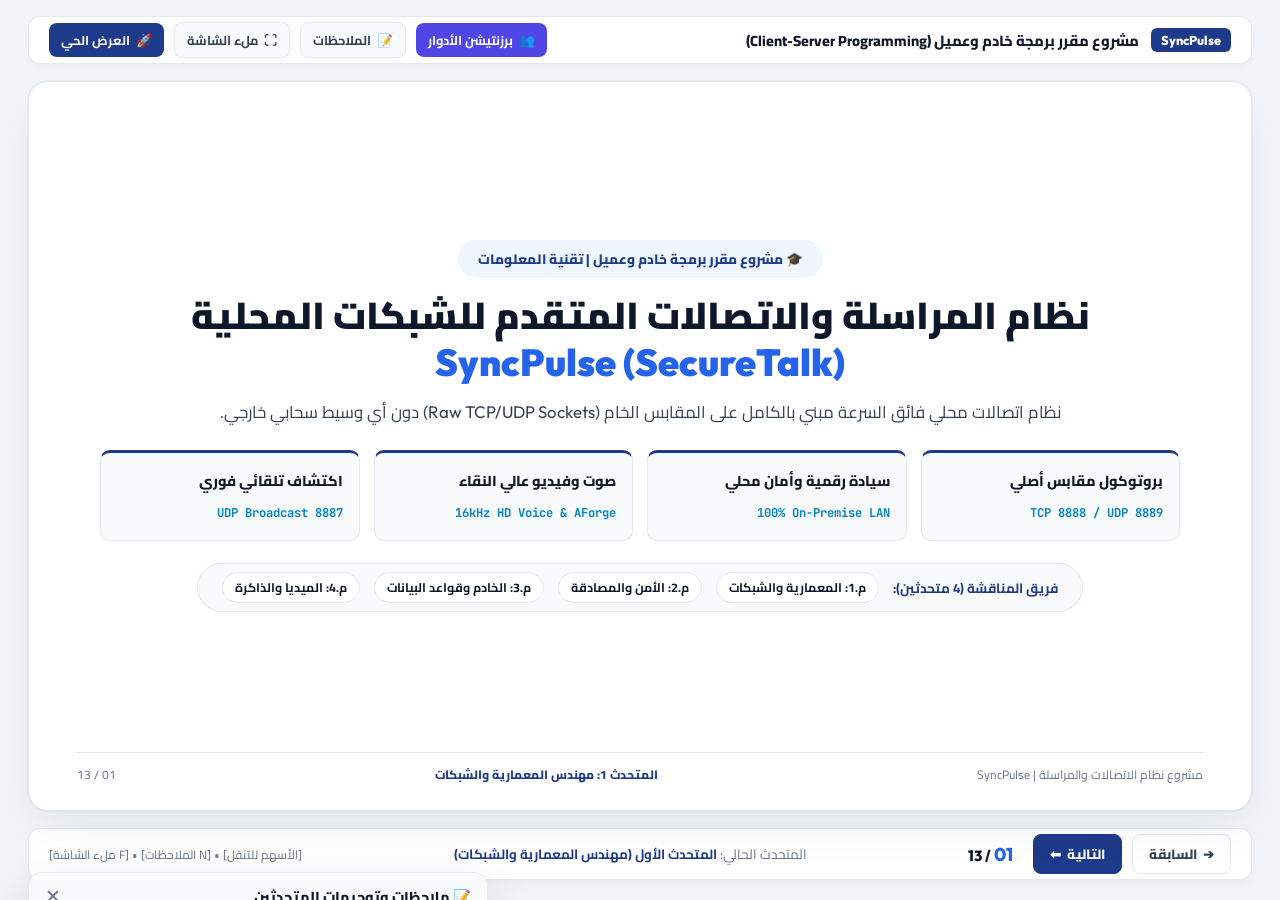
<file: SyncPulse.Presentation/index.html>
<!DOCTYPE html>
<html lang="ar" dir="rtl">
<head>
    <meta charset="UTF-8">
    <meta name="viewport" content="width=device-width, initial-scale=1.0">
    <title>SyncPulse Keynote Deck | العرض التقديمي لمشروع خادم وعميل</title>
    <!-- Google Fonts -->
    <link rel="preconnect" href="https://fonts.googleapis.com">
    <link rel="preconnect" href="https://fonts.gstatic.com" crossorigin>
    <link href="https://fonts.googleapis.com/css2?family=Cairo:wght@600;700;800;900&family=Outfit:wght@600;700;800;900&family=JetBrains+Mono:wght@600;700;800&display=swap" rel="stylesheet">
    <link rel="stylesheet" href="style.css">
</head>
<body>

    <div class="deck-app">

        <!-- Top Header Bar -->
        <header class="deck-header">
            <div class="deck-header-left">
                <span class="brand-badge">SyncPulse</span>
                <span class="header-project-title">مشروع مقرر برمجة خادم وعميل (Client-Server Programming)</span>
            </div>

            <div class="deck-header-right">
                <a href="../SyncPulse.RolesPresentation/index.html" class="hdr-btn live-link" style="background: #4F46E5; color: #FFFFFF;" title="عرض توزيع الأدوار الهندسية والمناقشة">
                    <span>👥</span> برزنتيشن الأدوار
                </a>
                <button class="hdr-btn" onclick="toggleNotes()" title="ملاحظات المتحدث (Press N)">
                    <span>📝</span> الملاحظات
                </button>
                <button class="hdr-btn" onclick="toggleFullscreen()" title="ملء الشاشة (Press F)">
                    <span>⛶</span> ملء الشاشة
                </button>
                <a href="../SyncPulse.Web/index.html" class="hdr-btn live-link" title="الانتقال لمركز العرض المباشر للأجهزة الثلاثة">
                    <span>🚀</span> العرض الحي
                </a>
            </div>
        </header>

        <!-- Main Slide Presentation Canvas (16:9 Centered) -->
        <main class="slide-stage-viewport">

            <!-- =========================================================================
                 SLIDE 1: Title & Hero
                 ========================================================================= -->
            <section class="keynote-slide active" id="slide-1" data-speaker="المتحدث الأول (مهندس المعمارية والشبكات)">
                <div class="hero-stage">
                    <span class="hero-pill-badge">🎓 مشروع مقرر برمجة خادم وعميل | تقنية المعلومات</span>

                    <h1>
                        نظام المراسلة والاتصالات المتقدم للشبكات المحلية<br>
                        <span>SyncPulse (SecureTalk)</span>
                    </h1>

                    <p class="hero-lead-text">
                        نظام اتصالات محلي فائق السرعة مبني بالكامل على المقابس الخام <span class="en-term">(Raw TCP/UDP Sockets)</span> دون أي وسيط سحابي خارجي.
                    </p>

                    <div class="hero-specs-row">
                        <div class="spec-box">
                            <strong>بروتوكول مقابس أصلي</strong>
                            <small class="en-term">TCP 8888 / UDP 8889</small>
                        </div>
                        <div class="spec-box">
                            <strong>سيادة رقمية وأمان محلي</strong>
                            <small class="en-term">100% On-Premise LAN</small>
                        </div>
                        <div class="spec-box">
                            <strong>صوت وفيديو عالي النقاء</strong>
                            <small class="en-term">16kHz HD Voice & AForge</small>
                        </div>
                        <div class="spec-box">
                            <strong>اكتشاف تلقائي فوري</strong>
                            <small class="en-term">UDP Broadcast 8887</small>
                        </div>
                    </div>

                    <div class="hero-speakers-pill-strip">
                        <strong>فريق المناقشة (4 متحدثين):</strong>
                        <span class="speaker-pill">م.1: المعمارية والشبكات</span>
                        <span class="speaker-pill">م.2: الأمن والمصادقة</span>
                        <span class="speaker-pill">م.3: الخادم وقواعد البيانات</span>
                        <span class="speaker-pill">م.4: الميديا والذاكرة</span>
                    </div>
                </div>

                <div class="slide-meta-footer">
                    <span>مشروع نظام الاتصالات والمراسلة | SyncPulse</span>
                    <span class="f-speaker">المتحدث 1: مهندس المعمارية والشبكات</span>
                    <span>01 / 13</span>
                </div>
            </section>

            <!-- =========================================================================
                 SLIDE 2: Problem vs Solution
                 ========================================================================= -->
            <section class="keynote-slide" id="slide-2" data-speaker="المتحدث الأول (مهندس المعمارية والشبكات)">
                <div class="slide-ribbon">
                    <div>
                        <span class="slide-tag-pill">01 | الدوافع والأهداف الهندسية</span>
                        <h2>لماذا قمنا ببناء نظام SyncPulse؟</h2>
                        <p>معالجة تحديات الاعتماد على السحابة الخارجية في الشبكات والبيئات المعزولة</p>
                    </div>
                    <span class="badge-en" style="font-weight:800; color:var(--primary);">OBJECTIVE</span>
                </div>

                <div class="slide-main-content grid-2">
                    <div class="slide-card problem">
                        <h3>⚠️ تحديات التطبيقات السحابية</h3>
                        <ul class="concise-list">
                            <li><strong>توقف الاتصال:</strong> انقطاع الخدمة فورياً عند انقطاع كابل الإنترنت.</li>
                            <li><strong>انعدام الخصوصية:</strong> تسريب البيانات والملفات الحساسة لخوادم خارجية.</li>
                            <li><strong>هدر النطاق الترددي:</strong> بطء رفع وتنزيل الوسائط عبر خوادم بعيدة.</li>
                        </ul>
                    </div>

                    <div class="slide-card solution">
                        <h3>✅ الحل في نظام SyncPulse</h3>
                        <ul class="concise-list">
                            <li><strong>استقلالية محلية تامة (<span class="en-term">100% LAN</span>):</strong> عمل متواصل بدون إنترنت.</li>
                            <li><strong>سيادة وأمان بيانات:</strong> تشفير كلمات المرور بـ <span class="en-term">PBKDF2</span> وتوكنات <span class="en-term">JWT</span>.</li>
                            <li><strong>سرعة واستجابة لحظية:</strong> نقل وسائط فائق بأقل من 10ms.</li>
                        </ul>
                    </div>
                </div>

                <div class="slide-meta-footer">
                    <span>مشروع نظام الاتصالات والمراسلة | SyncPulse</span>
                    <span class="f-speaker">المتحدث 1: مهندس المعمارية والشبكات</span>
                    <span>02 / 13</span>
                </div>
            </section>

            <!-- =========================================================================
                 SLIDE 3: System Architecture (3-Tier)
                 ========================================================================= -->
            <section class="keynote-slide" id="slide-3" data-speaker="المتحدث الأول (مهندس المعمارية والشبكات)">
                <div class="slide-ribbon">
                    <div>
                        <span class="slide-tag-pill">02 | معمارية النظام</span>
                        <h2>تقسيم النظام وفق معايير Clean Architecture</h2>
                        <p>فصل فيزيائي تام للمسؤوليات لمنع التكرار وتسهيل الصيانة والتوسع</p>
                    </div>
                    <span class="badge-en" style="font-weight:800; color:var(--primary);">3-TIER ARCHITECTURE</span>
                </div>

                <div class="slide-main-content grid-3">
                    <div class="slide-card">
                        <h3>📦 النواة المشتركة (<span class="en-term">Core</span>)</h3>
                        <ul class="concise-list">
                            <li><strong>ترويسة التأطير:</strong> <span class="en-term">12-Byte FrameHeader</span>.</li>
                            <li><strong>محرك التشفير:</strong> <span class="en-term">PBKDF2</span> وتوكنات <span class="en-term">JWT</span>.</li>
                            <li><strong>عقد البيانات:</strong> نماذج <span class="en-term">DTOs</span> وأنواع الحزم.</li>
                            <li><strong>اكتشاف الشبكة:</strong> خدمة <span class="en-term">UDP Auto-Discovery</span>.</li>
                        </ul>
                    </div>

                    <div class="slide-card blue">
                        <h3>🖥️ الخادم المركزي (<span class="en-term">Server</span>)</h3>
                        <ul class="concise-list">
                            <li><strong>خادم TCP:</strong> استماع غير حاجب على المنفذ <span class="en-term">8888</span>.</li>
                            <li><strong>مكرر الوسائط:</strong> تدفقات <span class="en-term">UDP Relay</span> على المنفذ <span class="en-term">8889</span>.</li>
                            <li><strong>قاعدة البيانات:</strong> <span class="en-term">SQLite 3NF</span> بوضع <span class="en-term">WAL Mode</span>.</li>
                            <li><strong>المزامنة:</strong> طابور الرسائل المعلقة <span class="en-term">Offline Queue</span>.</li>
                        </ul>
                    </div>

                    <div class="slide-card cyan">
                        <h3>💻 تطبيق العميل (<span class="en-term">Client</span>)</h3>
                        <ul class="concise-list">
                            <li><strong>المقابس غير الحاجبة:</strong> خدمة <span class="en-term">ClientNetworkService</span>.</li>
                            <li><strong>محرك الصوت:</strong> معيار <span class="en-term">16kHz HD Voice</span> بالمخازن الدائرية.</li>
                            <li><strong>محرك الفيديو:</strong> مكتبة <span class="en-term">AForge DirectShow & PiP</span>.</li>
                            <li><strong>عرض الميديا:</strong> عرض الصور والوسائط بنمط تليجرام.</li>
                        </ul>
                    </div>
                </div>

                <div class="slide-meta-footer">
                    <span>مشروع نظام الاتصالات والمراسلة | SyncPulse</span>
                    <span class="f-speaker">المتحدث 1: مهندس المعمارية والشبكات</span>
                    <span>03 / 13</span>
                </div>
            </section>

            <!-- =========================================================================
                 SLIDE 4: TCP Framing & 12-Byte Header
                 ========================================================================= -->
            <section class="keynote-slide" id="slide-4" data-speaker="المتحدث الأول (مهندس المعمارية والشبكات)">
                <div class="slide-ribbon">
                    <div>
                        <span class="slide-tag-pill">03 | هندسة المقابس وبروتوكول التأطير</span>
                        <h2>حل معضلة دفق TCP ببروتوكول التأطير (12-Byte Header)</h2>
                        <p>التغلب على مشاكل دمج وتجزئة الحزم في دفق بايتات TCP</p>
                    </div>
                    <span class="badge-en" style="font-weight:800; color:var(--primary);">12-BYTE FRAMING</span>
                </div>

                <div class="slide-main-content grid-2">
                    <div class="slide-card">
                        <h3>📐 تركيبة الترويسة الثنائية</h3>
                        <div class="frame-table">
                            <div class="frame-cell">
                                <span class="name">Magic</span>
                                <span class="val">0x53 ('S')</span>
                            </div>
                            <div class="frame-cell">
                                <span class="name">Version</span>
                                <span class="val">0x01</span>
                            </div>
                            <div class="frame-cell">
                                <span class="name">PacketType</span>
                                <span class="val">Int16</span>
                            </div>
                            <div class="frame-cell">
                                <span class="name">PayloadLength</span>
                                <span class="val">Int32</span>
                            </div>
                            <div class="frame-cell">
                                <span class="name">SeqNumber</span>
                                <span class="val">Int32</span>
                            </div>
                        </div>

                        <div class="keynote-code-box">
                            <div class="keynote-code-box-header">FrameHeader.cs - BigEndian Serialization</div>
                            <pre><code>byte[] buf = new byte[12];
buf[0] = 0x53; buf[1] = 0x01;
BinaryPrimitives.WriteInt16BigEndian(buf.AsSpan(2, 2), (short)PacketType);
BinaryPrimitives.WriteInt32BigEndian(buf.AsSpan(4, 4), PayloadLength);
BinaryPrimitives.WriteInt32BigEndian(buf.AsSpan(8, 4), SequenceNumber);
return buf;</code></pre>
                        </div>
                    </div>

                    <div class="slide-card blue">
                        <h3>⚙️ خطوات محلل دفق التأطير (<span class="en-term">Parser</span>)</h3>
                        <ul class="concise-list">
                            <li><strong>1. التجميع في المخزن:</strong> قراءة دفق TCP المستمر دون افتراض وصول الحزمة دفعة واحدة.</li>
                            <li><strong>2. فحص الـ Magic Byte:</strong> التحقق من بايت <span class="en-term">0x53</span> فور اكتمال 12 بايت واستخراج طول الحمولة.</li>
                            <li><strong>3. تسليم الحزمة الكاملة:</strong> اقتطاع الحمولة بدقة وتدوير البايتات للحزمة التالية.</li>
                            <li><strong>★ أهمية Big-Endian:</strong> توحيد قراءة الأرقام بين معالجات x86 ومعالجات ARM.</li>
                        </ul>
                    </div>
                </div>

                <div class="slide-meta-footer">
                    <span>مشروع نظام الاتصالات والمراسلة | SyncPulse</span>
                    <span class="f-speaker">المتحدث 1: مهندس المعمارية والشبكات</span>
                    <span>04 / 13</span>
                </div>
            </section>

            <!-- =========================================================================
                 SLIDE 5: Auto-Discovery Pipeline
                 ========================================================================= -->
            <section class="keynote-slide" id="slide-5" data-speaker="المتحدث الأول (مهندس المعمارية والشبكات)">
                <div class="slide-ribbon">
                    <div>
                        <span class="slide-tag-pill">04 | الاكتشاف التلقائي لشبكات الواي فاي</span>
                        <h2>ميزة Zero-Configuration Auto-Discovery (UDP 8887)</h2>
                        <p>ربط العملاء بالخادم ذاتياً وفورياً دون كتابة عنوان IP يدوياً</p>
                    </div>
                    <span class="badge-en" style="font-weight:800; color:var(--primary);">UDP BROADCAST: 8887</span>
                </div>

                <div class="slide-main-content grid-3">
                    <div class="slide-card">
                        <h3>1. إعلان الخادم الدوري</h3>
                        <p style="font-size:0.88rem; line-height:1.5; color:var(--text-body);">يبث الخادم رسالة برودكاست كل 3 ثوانٍ على المنفذ 8887 على عنوان 255.255.255.255.</p>
                        <code class="en-term" style="margin-top:12px;">SYNCPULSE_SERVER_ANNOUNCE:8888</code>
                    </div>

                    <div class="slide-card blue">
                        <h3>2. التقاط العميل للإعلان</h3>
                        <p style="font-size:0.88rem; line-height:1.5; color:var(--text-body);">يستمع العميل على المنفذ 8887 ويلتقط إعلان السيرفر ويستخرج IP الخادم فورياً.</p>
                        <code class="en-term" style="margin-top:12px;">serverIP = res.RemoteEndPoint.Address</code>
                    </div>

                    <div class="slide-card emerald">
                        <h3>3. بدء الاتصال الفوري</h3>
                        <p style="font-size:0.88rem; line-height:1.5; color:var(--text-body);">يبدأ العميل مصافحة TCP فوراً على المنفذ 8888 ويسجل دخوله بسلاسة تامة.</p>
                        <code class="en-term" style="margin-top:12px;">await client.ConnectAsync(ip, 8888)</code>
                    </div>
                </div>

                <div class="slide-meta-footer">
                    <span>مشروع نظام الاتصالات والمراسلة | SyncPulse</span>
                    <span class="f-speaker">المتحدث 1: مهندس المعمارية والشبكات</span>
                    <span>05 / 13</span>
                </div>
            </section>

            <!-- =========================================================================
                 SLIDE 6: Cyber Security, PBKDF2 & JWT
                 ========================================================================= -->
            <section class="keynote-slide" id="slide-6" data-speaker="المتحدث الثاني (مهندس الأمن والمصادقة)">
                <div class="slide-ribbon">
                    <div>
                        <span class="slide-tag-pill">05 | الأمن السيبراني والمصادقة</span>
                        <h2>المصادقة المشفرة بـ PBKDF2/SHA-256 وتوكنات JWT</h2>
                        <p>تطبيق أعلى المعايير القياسية (NIST SP 800-63B & RFC 7519) لحماية المستخدمين</p>
                    </div>
                    <span class="badge-en" style="font-weight:800; color:var(--primary);">NIST & RFC STANDARDS</span>
                </div>

                <div class="slide-main-content grid-3">
                    <div class="slide-card">
                        <h3>🔐 تجزئة كلمات المرور</h3>
                        <ul class="concise-list">
                            <li><strong>128-bit Salt:</strong> ملح عشوائي فريد يبطل هجمات جداول قوس قزح.</li>
                            <li><strong>100,000 تكرار:</strong> إبطاء هجمات التخمين بالقوة الغاشمة.</li>
                            <li><strong>FixedTimeEquals:</strong> حماية تامة من هجمات التوقيت (<span class="en-term">Timing Attacks</span>).</li>
                        </ul>
                    </div>

                    <div class="slide-card blue">
                        <h3>🎫 إدارة الجلسات (<span class="en-term">JWT</span>)</h3>
                        <ul class="concise-list">
                            <li><strong>توقيع HMAC-SHA256:</strong> منع تزوير بيانات التوكن.</li>
                            <li><strong>تحقق رياضي لحظي:</strong> التحقق دون استعلام قاعدة البيانات في كل حزمة.</li>
                            <li><strong>انتهاء تلقائي:</strong> إدارة دورة حياة الجلسات بأمان.</li>
                        </ul>
                    </div>

                    <div class="slide-card emerald">
                        <h3>🛡️ التحصين وسجلات التدقيق</h3>
                        <ul class="concise-list">
                            <li><strong>Parameterized Queries:</strong> حماية قاعدة البيانات من حقن SQL.</li>
                            <li><strong>سقف 10MB للحزمة:</strong> حماية الخادم من هجمات حجب الخدمة (<span class="en-term">DoS</span>).</li>
                            <li><strong>سجلات ISO 27001:</strong> توثيق عمليات الدخول في جدول التدقيق.</li>
                        </ul>
                    </div>
                </div>

                <div class="slide-meta-footer">
                    <span>مشروع نظام الاتصالات والمراسلة | SyncPulse</span>
                    <span class="f-speaker">المتحدث 2: مهندس الأمن والمصادقة</span>
                    <span>06 / 13</span>
                </div>
            </section>

            <!-- =========================================================================
                 SLIDE 7: Server Concurrency & SQLite WAL Mode
                 ========================================================================= -->
            <section class="keynote-slide" id="slide-7" data-speaker="المتحدث الثالث (مهندس الخادم وقواعد البيانات)">
                <div class="slide-ribbon">
                    <div>
                        <span class="slide-tag-pill">06 | معمارية الخادم وقواعد البيانات والتزامن</span>
                        <h2>التزامن الفائق بـ IOCP وعزل الأعطال وقاعدة بيانات SQLite</h2>
                        <p>خدمة مئات المتصلين دون اختناق الخيوط مع مناعة تامة ضد الانهيار</p>
                    </div>
                    <span class="badge-en" style="font-weight:800; color:var(--primary);">IOCP & BULKHEAD</span>
                </div>

                <div class="slide-main-content grid-2">
                    <div class="slide-card">
                        <h3>⚡ نموذج التزامن وعزل الجلسات</h3>
                        <ul class="concise-list">
                            <li><strong>منافذ إكمال الإدخال/الإخراج (<span class="en-term">IOCP</span>):</strong> استخدام <span class="en-term">async/await</span> دون حجز خيوط في وضع الانتظار.</li>
                            <li><strong>تجنب اختناق الخيوط:</strong> تفادي عيوب حجز خيط لكل عميل (<span class="en-term">Thread-per-Client</span>).</li>
                            <li><strong>نمط الحواجز (<span class="en-term">Bulkhead</span>):</strong> عزل كل عميل في كتلة معالجة مستقلة لمنع انهيار الخادم.</li>
                        </ul>
                    </div>

                    <div class="slide-card blue">
                        <h3>🗄️ قاعدة بيانات SQLite 3NF ووضع WAL</h3>
                        <ul class="concise-list">
                            <li><strong>وضع WAL Mode:</strong> قراءات متزامنة لا نهائية أثناء الكتابة دون أي أقفال حظر.</li>
                            <li><strong>تصميم الشكل المعياري 3NF:</strong> 7 جداول مترابطة بمفاتيح أجنبية تمنع تكرار البيانات.</li>
                            <li><strong>المعاملات الذرية (<span class="en-term">ACID</span>):</strong> ضمان سلامة وتناسق الرسائل والمكالمات.</li>
                        </ul>
                    </div>
                </div>

                <div class="slide-meta-footer">
                    <span>مشروع نظام الاتصالات والمراسلة | SyncPulse</span>
                    <span class="f-speaker">المتحدث 3: مهندس الخادم وقواعد البيانات</span>
                    <span>07 / 13</span>
                </div>
            </section>

            <!-- =========================================================================
                 SLIDE 8: Message Sync & Offline Queue
                 ========================================================================= -->
            <section class="keynote-slide" id="slide-8" data-speaker="المتحدث الثالث (مهندس الخادم وقواعد البيانات)">
                <div class="slide-ribbon">
                    <div>
                        <span class="slide-tag-pill">07 | دورة حياة الرسائل والمزامنة التلغرامية</span>
                        <h2>طابور الرسائل المعلقة (Offline Queue) ومؤشرات التسليم (✓✓)</h2>
                        <p>مزامنة فائقة لضمان عدم ضياع أي رسالة حتى عند انقطاع المستلم</p>
                    </div>
                    <span class="badge-en" style="font-weight:800; color:var(--primary);">TELEGRAM-STYLE SYNC</span>
                </div>

                <div class="slide-main-content grid-4">
                    <div class="slide-card">
                        <h3>1. Sent (✓)</h3>
                        <p style="font-size:0.86rem; color:var(--text-body); line-height:1.5;">تُرسل الرسالة وتُحفظ فوراً في قاعدة بيانات الخادم (علامة صح رمادية واحدة).</p>
                    </div>

                    <div class="slide-card">
                        <h3>2. Offline Queue</h3>
                        <p style="font-size:0.86rem; color:var(--text-body); line-height:1.5;">إذا كان المستلم غير متصل، يحتفظ الخادم بالرسالة ويدفعها له فور اتصاله.</p>
                    </div>

                    <div class="slide-card emerald">
                        <h3>3. Delivered (✓✓)</h3>
                        <p style="font-size:0.86rem; color:var(--text-body); line-height:1.5;">فور استلام العميل، يُرسل إشعار تسليم فتتحول لـ (علامتي صح رماديتين).</p>
                    </div>

                    <div class="slide-card blue">
                        <h3>4. Read (✓✓)</h3>
                        <p style="font-size:0.86rem; color:var(--text-body); line-height:1.5;">عند فتح المستلم للمحادثة، يُرسل إشعار قراءة فتتحول لـ (علامتي صح زرقاوين).</p>
                    </div>
                </div>

                <div class="slide-meta-footer">
                    <span>مشروع نظام الاتصالات والمراسلة | SyncPulse</span>
                    <span class="f-speaker">المتحدث 3: مهندس الخادم وقواعد البيانات</span>
                    <span>08 / 13</span>
                </div>
            </section>

            <!-- =========================================================================
                 SLIDE 9: Audio Engine & Zero-Allocation Ring Buffers
                 ========================================================================= -->
            <section class="keynote-slide" id="slide-9" data-speaker="المتحدث الرابع (مهندس الميديا والوسائط)">
                <div class="slide-ribbon">
                    <div>
                        <span class="slide-tag-pill">08 | معالجة الصوت والذاكرة منخفضة المستوى</span>
                        <h2>محرك الصوت 16kHz HD Voice ونظام المخازن الدائرية الثابتة</h2>
                        <p>القضاء التام والنهائي على خطأ الوصول غير المصرح به للذاكرة (0xc0000005 Status Access Violation)</p>
                    </div>
                    <span class="badge-en" style="font-weight:800; color:var(--primary);">ZERO ALLOCATION</span>
                </div>

                <div class="slide-main-content grid-2">
                    <div class="slide-card problem">
                        <h3>⚠️ معضلة خطأ الذاكرة 0xc0000005</h3>
                        <ul class="concise-list">
                            <li><strong>الحجز المتكرر:</strong> حجز وتثبيت مصفوفة بايتات لكل إطار صوتي (40ms) كان يربك مجمع القمامة (<span class="en-term">GC</span>).</li>
                            <li><strong>تضارب مع بطاقة الصوت:</strong> تحرير مؤشرات <span class="en-term">WAVEHDR</span> أثناء قراءة بطاقة الصوت كان يسبب انهيار البرنامج.</li>
                        </ul>
                    </div>

                    <div class="slide-card solution">
                        <h3>✅ الحل: المخازن الدائرية الثابتة (<span class="en-term">Pre-Pinned</span>)</h3>
                        <ul class="concise-list">
                            <li><strong>تثبيت 8 مخازن مسبقاً:</strong> حجز وتثبيت 8 مخازن بـ <span class="en-term">GCHandleType.Pinned</span> مرة واحدة فقط عند بدء المكالمة.</li>
                            <li><strong>Zero-Allocation:</strong> نسخ البيانات عبر <span class="en-term">Buffer.BlockCopy</span> دورياً داخل المخزن التالي: <code class="en-term">(_outIndex + 1) % 8</code>.</li>
                            <li><strong>استقرار 100%:</strong> صفر استدعاءات للـ GC وصفر تجميد للواجهة.</li>
                        </ul>
                    </div>
                </div>

                <div class="slide-meta-footer">
                    <span>مشروع نظام الاتصالات والمراسلة | SyncPulse</span>
                    <span class="f-speaker">المتحدث 4: مهندس الميديا والوسائط</span>
                    <span>09 / 13</span>
                </div>
            </section>

            <!-- =========================================================================
                 SLIDE 10: Video Engine, LED Control & Hybrid Media
                 ========================================================================= -->
            <section class="keynote-slide" id="slide-10" data-speaker="المتحدث الرابع (مهندس الميديا والوسائط)">
                <div class="slide-ribbon">
                    <div>
                        <span class="slide-tag-pill">09 | الفيديو والبث الهجين والخصوصية</span>
                        <h2>محرك الفيديو المباشر AForge والبث الهجين (UDP+TCP)</h2>
                        <p>تحكم فيزيائي بضوء الكاميرا (LED) في طبقة النواة، المعاينة الذاتية PiP، وإلغاء تكرار الإطارات</p>
                    </div>
                    <span class="badge-en" style="font-weight:800; color:var(--primary);">AForge & HYBRID STREAM</span>
                </div>

                <div class="slide-main-content grid-3">
                    <div class="slide-card">
                        <h3>📷 إطفاء ضوء الكاميرا</h3>
                        <ul class="concise-list">
                            <li><strong>مكتبة AForge DirectShow:</strong> تعامل مباشر مع مقبض الكاميرا في نظام التشغيل.</li>
                            <li><strong>إغلاق فيزيائي:</strong> إرسال إشارة <span class="en-term">SignalToStop()</span> فينطفئ ضوء الـ LED الحقيقي لحماية الخصوصية.</li>
                        </ul>
                    </div>

                    <div class="slide-card blue">
                        <h3>⚡ البث الهجين (UDP+TCP)</h3>
                        <ul class="concise-list">
                            <li><strong>قناتان متوازيتان:</strong> إرسال الوسائط عبر UDP (سريعة) و TCP (مضمونة) لتخطي جدران الحماية.</li>
                            <li><strong>إلغاء التكرار اللحظي:</strong> مفتاح ثنائي 64-بت لتشغيل الإطار الأسرع فوراً وتجاهل المكرر.</li>
                        </ul>
                    </div>

                    <div class="slide-card cyan">
                        <h3>🖼️ عرض ميديا تليجرام</h3>
                        <ul class="concise-list">
                            <li><strong>عرض الصور المباشر:</strong> تحويل بايتات الصور لـ <span class="en-term">BitmapSource</span> داخل فقاعة الشات.</li>
                            <li><strong>مشغل الصوت المدمج:</strong> تشغيل الرسائل الصوتية مع زر التحكم وفتح المستندات.</li>
                        </ul>
                    </div>
                </div>

                <div class="slide-meta-footer">
                    <span>مشروع نظام الاتصالات والمراسلة | SyncPulse</span>
                    <span class="f-speaker">المتحدث 4: مهندس الميديا والوسائط</span>
                    <span>10 / 13</span>
                </div>
            </section>

            <!-- =========================================================================
                 SLIDE 11: 4-Speaker Team Matrix
                 ========================================================================= -->
            <section class="keynote-slide" id="slide-11" data-speaker="جميع المتحدثين">
                <div class="slide-ribbon">
                    <div>
                        <span class="slide-tag-pill">10 | تنظيم فريق المناقشة</span>
                        <h2>مصفوفة توزيع المهام على المتحدثين الأربعة (4 Speakers)</h2>
                        <p>تكامل هندسي وتوزيع موضوعي دقيق يغطي كافة محاور مقرر برمجة خادم وعميل</p>
                    </div>
                    <span class="badge-en" style="font-weight:800; color:var(--primary);">4-SPEAKER MATRIX</span>
                </div>

                <div class="slide-main-content grid-4">
                    <div class="slide-card">
                        <strong style="color:var(--accent-blue); font-family:var(--font-mono); font-size:0.75rem;">SPEAKER 01</strong>
                        <h3>المتحدث الأول</h3>
                        <p style="font-size:0.75rem; color:var(--text-muted); font-weight:700; margin-bottom:6px;">مهندس المعمارية والشبكات</p>
                        <p style="font-size:0.84rem; color:var(--text-body); line-height:1.5;">مقابس TCP، التأطير 12-Byte، ترتيب Big-Endian، واكتشاف الواي فاي عبر UDP 8887.</p>
                    </div>

                    <div class="slide-card">
                        <strong style="color:var(--accent-blue); font-family:var(--font-mono); font-size:0.75rem;">SPEAKER 02</strong>
                        <h3>المتحدث الثاني</h3>
                        <p style="font-size:0.75rem; color:var(--text-muted); font-weight:700; margin-bottom:6px;">مهندس الأمن والمصادقة</p>
                        <p style="font-size:0.84rem; color:var(--text-body); line-height:1.5;">تجزئة PBKDF2 مع Salt، توكنات JWT، منع حقن SQL، وسجلات تدقيق ISO 27001.</p>
                    </div>

                    <div class="slide-card">
                        <strong style="color:var(--accent-blue); font-family:var(--font-mono); font-size:0.75rem;">SPEAKER 03</strong>
                        <h3>المتحدث الثالث</h3>
                        <p style="font-size:0.75rem; color:var(--text-muted); font-weight:700; margin-bottom:6px;">مهندس الخادم وقواعد البيانات</p>
                        <p style="font-size:0.84rem; color:var(--text-body); line-height:1.5;">خادم TCP بـ IOCP، نمط Bulkhead، قاعدة بيانات SQLite WAL، وطابور Offline Queue.</p>
                    </div>

                    <div class="slide-card">
                        <strong style="color:var(--accent-blue); font-family:var(--font-mono); font-size:0.75rem;">SPEAKER 04</strong>
                        <h3>المتحدث الرابع</h3>
                        <p style="font-size:0.75rem; color:var(--text-muted); font-weight:700; margin-bottom:6px;">مهندس الميديا والذاكرة</p>
                        <p style="font-size:0.84rem; color:var(--text-body); line-height:1.5;">مكرر UDP Relay 8889، محرك الصوت 16kHz والمخازن الدائرية، كاميرا AForge، وبث الميديا.</p>
                    </div>
                </div>

                <div class="slide-meta-footer">
                    <span>مشروع نظام الاتصالات والمراسلة | SyncPulse</span>
                    <span class="f-speaker">فريق العمل الهندسي (4 متحدثين)</span>
                    <span>11 / 13</span>
                </div>
            </section>

            <!-- =========================================================================
                 SLIDE 12: Automated Tests (62/62)
                 ========================================================================= -->
            <section class="keynote-slide" id="slide-12" data-speaker="جميع المتحدثين">
                <div class="slide-ribbon">
                    <div>
                        <span class="slide-tag-pill">11 | الجودة والتحقق الآلي</span>
                        <h2>نتائج حزمة الاختبارات الآلية الشاملة (SyncPulse.Tests)</h2>
                        <p>تحقق برمجي كامل بنسبة نجاح 100% من 10 وحدات نظام رئيسية</p>
                    </div>
                    <span class="badge-en" style="font-weight:800; color:var(--accent-emerald);">62/62 PASSED</span>
                </div>

                <div class="slide-main-content">
                    <div style="background:#ECFDF5; border:1px solid #A7F3D0; border-radius:12px; padding:14px 28px; display:flex; justify-content:space-between; align-items:center; margin-bottom:16px;">
                        <span style="font-size:2rem; font-weight:900; color:var(--accent-emerald); font-family:var(--font-en);">62 / 62 PASSED</span>
                        <span style="font-size:1rem; font-weight:800; color:var(--accent-emerald);">اجتياز 62 اختباراً آلياً شاملاً بنسبة نجاح 100% (0 Failures)</span>
                    </div>

                    <div style="display:grid; grid-template-columns:1fr 1fr; gap:10px;">
                        <div class="slide-card" style="padding:10px 14px; font-size:0.86rem; font-weight:700;"><span style="color:var(--accent-emerald); font-weight:900;">✔</span> 1. التأطير 12-Byte وترتيب Big-Endian</div>
                        <div class="slide-card" style="padding:10px 14px; font-size:0.86rem; font-weight:700;"><span style="color:var(--accent-emerald); font-weight:900;">✔</span> 2. تسلسل حزم SyncPacket الثنائية</div>
                        <div class="slide-card" style="padding:10px 14px; font-size:0.86rem; font-weight:700;"><span style="color:var(--accent-emerald); font-weight:900;">✔</span> 3. محرك التشفير PBKDF2 والـ Salt والـ JWT</div>
                        <div class="slide-card" style="padding:10px 14px; font-size:0.86rem; font-weight:700;"><span style="color:var(--accent-emerald); font-weight:900;">✔</span> 4. محلل تجزئة دفق TCP (FrameStreamParser)</div>
                        <div class="slide-card" style="padding:10px 14px; font-size:0.86rem; font-weight:700;"><span style="color:var(--accent-emerald); font-weight:900;">✔</span> 5. قاعدة بيانات SQLite والمستودعات السبعة</div>
                        <div class="slide-card" style="padding:10px 14px; font-size:0.86rem; font-weight:700;"><span style="color:var(--accent-emerald); font-weight:900;">✔</span> 6. إدارة الجلسات وتتبع الاتصال SessionManager</div>
                        <div class="slide-card" style="padding:10px 14px; font-size:0.86rem; font-weight:700;"><span style="color:var(--accent-emerald); font-weight:900;">✔</span> 7. منسق إشارات المكالمات CallCoordinator</div>
                        <div class="slide-card" style="padding:10px 14px; font-size:0.86rem; font-weight:700;"><span style="color:var(--accent-emerald); font-weight:900;">✔</span> 8. مكرر تدفقات الوسائط اللحظي UdpMediaRelay</div>
                        <div class="slide-card" style="padding:10px 14px; font-size:0.86rem; font-weight:700;"><span style="color:var(--accent-emerald); font-weight:900;">✔</span> 9. الاكتشاف التلقائي لشبكات الواي فاي UDP 8887</div>
                        <div class="slide-card" style="padding:10px 14px; font-size:0.86rem; font-weight:700;"><span style="color:var(--accent-emerald); font-weight:900;">✔</span> 10. اتصال كامل End-to-End عبر مقابس حقيقية</div>
                    </div>
                </div>

                <div class="slide-meta-footer">
                    <span>مشروع نظام الاتصالات والمراسلة | SyncPulse</span>
                    <span class="f-speaker">فريق العمل الهندسي (4 متحدثين)</span>
                    <span>12 / 13</span>
                </div>
            </section>

            <!-- =========================================================================
                 SLIDE 13: Conclusion & Live Socket Demo Launch
                 ========================================================================= -->
            <section class="keynote-slide" id="slide-13" data-speaker="جميع المتحدثين">
                <div class="hero-stage">
                    <span class="hero-pill-badge">🎓 جاهزون للإجابة على كافة الأسئلة وبدء العرض العملي الحي</span>

                    <h1>
                        شكراً لحسن استماعكم وإشرافكم الكريم!<br>
                        <span>جاهزون لبدء العرض العملي الحي (Live Demo)</span>
                    </h1>

                    <p class="hero-lead-text" style="max-width:760px;">
                        سيتم الآن تشغيل الخادم على الجهاز الأول، والعميلين على الجهازين الآخرين، ومراقبة التفاعل عبر مركز العرض المباشر للأجهزة الثلاثة.
                    </p>

                    <div style="margin-top:10px;">
                        <a href="../SyncPulse.Web/index.html" class="dock-btn primary" style="font-size:1.1rem; padding:14px 36px; text-decoration:none;">
                            <span>🖥️</span> فتح مركز العرض المباشر للأجهزة الثلاثة (Live Hub)
                        </a>
                    </div>

                    <div class="hero-speakers-pill-strip" style="margin-top:24px;">
                        <span>📡 اكتشاف تلقائي</span> • 
                        <span>✉️ رسائل ومزامنة Offline</span> • 
                        <span>🎙️ صوت 16kHz HD نقي</span> • 
                        <span>📹 فيديو مع إطفاء الـ LED الحقيقي</span>
                    </div>
                </div>

                <div class="slide-meta-footer">
                    <span>مشروع نظام الاتصالات والمراسلة | SyncPulse</span>
                    <span class="f-speaker">فريق العمل الهندسي (4 متحدثين)</span>
                    <span>13 / 13</span>
                </div>
            </section>

        </main>

        <!-- Bottom Floating Control Dock -->
        <footer class="bottom-control-dock">
            <div class="dock-left-group">
                <button class="dock-btn" onclick="prevSlide()" title="الشريحة السابقة (السهم الأيمن / PageUp)">
                    <span>➔</span> السابقة
                </button>
                <button class="dock-btn primary" onclick="nextSlide()" title="الشريحة التالية (السهم الأيسر / Space / PageDown)">
                    التالية <span>⬅</span>
                </button>
                <div class="slide-num-counter">
                    <span class="cur" id="cur-slide-num">01</span>
                    <span>/</span>
                    <span id="tot-slides-num">13</span>
                </div>
            </div>

            <div class="speaker-cue-indicator" id="speaker-cue-text">
                المتحدث الحالي: <strong>المتحدث الأول (مهندس المعمارية والشبكات)</strong>
            </div>

            <div class="dock-left-group">
                <span style="font-size:0.75rem; color:var(--text-muted);">[الأسهم للتنقل] • [N الملاحظات] • [F ملء الشاشة]</span>
            </div>
        </footer>

    </div>

    <!-- Speaker Notes Drawer -->
    <aside class="notes-flyout-drawer" id="notes-drawer">
        <div class="notes-header">
            <h3 style="font-size:0.9rem; font-weight:800; color:var(--text-title);">📝 ملاحظات وتوجيهات المتحدثين</h3>
            <button onclick="toggleNotes()" style="background:transparent; border:none; cursor:pointer; font-size:1.2rem; color:var(--text-muted);">✕</button>
        </div>
        <div class="notes-content" id="notes-content">
            <!-- Dynamic Notes Injected via JS -->
        </div>
    </aside>

    <script src="presentation.js"></script>
</body>
</html>
</file>
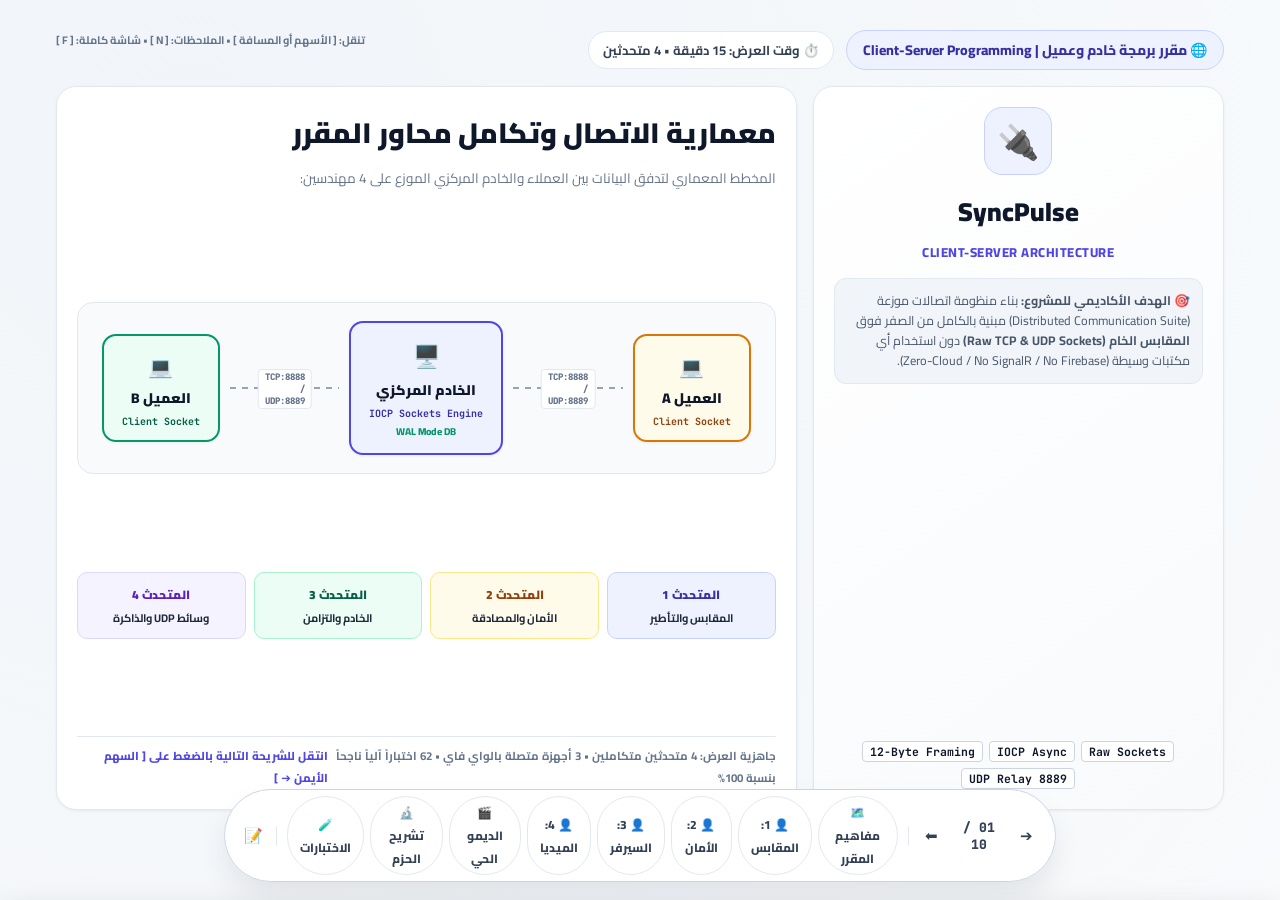
<file: SyncPulse.RolesPresentation/index.html>
<!DOCTYPE html>
<html lang="ar" dir="rtl">
<head>
  <meta charset="UTF-8">
  <meta name="viewport" content="width=device-width, initial-scale=1.0">
  <title>SyncPulse - العرض الأكاديمي لمقرر برمجة خادم وعميل (Client-Server Programming)</title>
  <link rel="preconnect" href="https://fonts.googleapis.com">
  <link rel="preconnect" href="https://fonts.gstatic.com" crossorigin>
  <link href="https://fonts.googleapis.com/css2?family=Cairo:wght@400;600;700;800;900&family=JetBrains+Mono:wght@500;700;800&display=swap" rel="stylesheet">
  <link rel="stylesheet" href="style.css">
</head>
<body>

  <div class="deck-container">
    <div class="slide-stage">

      <!-- ===================================================================
           Slide 1: Formal Client-Server Course Title Screen
           =================================================================== -->
      <section class="slide active" id="slide-0">
        <div class="slide-header">
          <div class="header-meta">
            <span class="speaker-pill all">🌐 مقرر برمجة خادم وعميل | Client-Server Programming</span>
            <span class="timer-tag">⏱️ وقت العرض: 15 دقيقة • 4 متحدثين</span>
          </div>
          <span class="help-pill">تنقل: [ الأسهم أو المسافة ] • الملاحظات: [ N ] • شاشة كاملة: [ F ]</span>
        </div>

        <div class="bento-grid grid-1-2-cols">
          <!-- Course Hero Card -->
          <div class="bento-card" style="background: linear-gradient(145deg, #FFFFFF 0%, #F8FAFC 100%); justify-content: space-between; text-align: center;">
            <div>
              <div style="width: 68px; height: 68px; background: #EEF2FF; border: 1.5px solid #C7D2FE; border-radius: 18px; display: flex; align-items: center; justify-content: center; font-size: 34px; margin: 0 auto 12px auto;">
                🔌
              </div>
              <h2 style="font-size: 26px; font-weight: 900; color: #0F172A; margin-bottom: 4px;">SyncPulse</h2>
              <div style="font-size: 13px; font-weight: 800; color: #4F46E5; letter-spacing: 0.5px; margin-bottom: 14px;">CLIENT-SERVER ARCHITECTURE</div>
              <div style="background: #F1F5F9; border: 1px solid #E2E8F0; border-radius: 12px; padding: 12px; font-size: 12.5px; color: #475569; text-align: right; line-height: 1.6;">
                🎯 <strong>الهدف الأكاديمي للمشروع:</strong> بناء منظومة اتصالات موزعة (Distributed Communication Suite) مبنية بالكامل من الصفر فوق <strong>المقابس الخام (Raw TCP & UDP Sockets)</strong> دون استخدام أي مكتبات وسيطة (Zero-Cloud / No SignalR / No Firebase).
              </div>
            </div>

            <!-- Mini Spec Tags -->
            <div style="display: flex; gap: 6px; justify-content: center; flex-wrap: wrap; margin-top: 10px;">
              <span class="code-badge">Raw Sockets</span>
              <span class="code-badge">IOCP Async</span>
              <span class="code-badge">12-Byte Framing</span>
              <span class="code-badge">UDP Relay 8889</span>
            </div>
          </div>

          <!-- Visual Client-Server Topology Diagram -->
          <div class="bento-card" style="justify-content: space-between;">
            <div>
              <h1 style="font-size: 28px; font-weight: 900; color: #0F172A; margin-bottom: 6px;">معمارية الاتصال وتكامل محاور المقرر</h1>
              <p style="font-size: 13.5px; color: #64748B; margin-bottom: 12px;">المخطط المعماري لتدفق البيانات بين العملاء والخادم المركزي الموزع على 4 مهندسين:</p>
            </div>

            <!-- Visual Vector Diagram: Client-Server Topology -->
            <div class="topology-box">
              <div class="topo-node client-node-a">
                <div style="font-size: 20px;">💻</div>
                <div class="topo-title">العميل A</div>
                <span class="topo-badge" style="color: var(--s2-primary);">Client Socket</span>
              </div>

              <div class="topo-link"></div>

              <div class="topo-node server-node">
                <div style="font-size: 22px;">🖥️</div>
                <div class="topo-title">الخادم المركزي</div>
                <span class="topo-badge" style="color: var(--s1-primary);">IOCP Sockets Engine</span>
                <div style="font-size: 10px; color: #059669; font-weight: 800; margin-top: 2px;">WAL Mode DB</div>
              </div>

              <div class="topo-link"></div>

              <div class="topo-node client-node-b">
                <div style="font-size: 20px;">💻</div>
                <div class="topo-title">العميل B</div>
                <span class="topo-badge" style="color: var(--s3-primary);">Client Socket</span>
              </div>
            </div>

            <!-- 4 Speakers Roles Pills -->
            <div style="display: grid; grid-template-columns: repeat(4, 1fr); gap: 8px;">
              <div style="background: var(--s1-light); border: 1px solid var(--s1-border); border-radius: 10px; padding: 10px; text-align: center;">
                <div style="font-weight: 900; font-size: 12px; color: var(--s1-primary);">المتحدث 1</div>
                <div style="font-size: 11px; font-weight: 700; color: #1E293B; margin-top: 2px;">المقابس والتأطير</div>
              </div>
              <div style="background: var(--s2-light); border: 1px solid var(--s2-border); border-radius: 10px; padding: 10px; text-align: center;">
                <div style="font-weight: 900; font-size: 12px; color: var(--s2-primary);">المتحدث 2</div>
                <div style="font-size: 11px; font-weight: 700; color: #1E293B; margin-top: 2px;">الأمان والمصادقة</div>
              </div>
              <div style="background: var(--s3-light); border: 1px solid var(--s3-border); border-radius: 10px; padding: 10px; text-align: center;">
                <div style="font-weight: 900; font-size: 12px; color: var(--s3-primary);">المتحدث 3</div>
                <div style="font-size: 11px; font-weight: 700; color: #1E293B; margin-top: 2px;">الخادم والتزامن</div>
              </div>
              <div style="background: var(--s4-light); border: 1px solid var(--s4-border); border-radius: 10px; padding: 10px; text-align: center;">
                <div style="font-weight: 900; font-size: 12px; color: var(--s4-primary);">المتحدث 4</div>
                <div style="font-size: 11px; font-weight: 700; color: #1E293B; margin-top: 2px;">وسائط UDP والذاكرة</div>
              </div>
            </div>

            <div style="display: flex; justify-content: space-between; align-items: center; margin-top: 10px; padding-top: 8px; border-top: 1px solid #E2E8F0;">
              <span style="font-size: 11.5px; font-weight: 700; color: #64748B;">جاهزية العرض: 4 متحدثين متكاملين • 3 أجهزة متصلة بالواي فاي • 62 اختباراً آلياً ناجحاً بنسبة 100%</span>
              <span style="font-size: 11.5px; font-weight: 800; color: #4F46E5;">انتقل للشريحة التالية بالضغط على [ السهم الأيمن ➔ ]</span>
            </div>
          </div>
        </div>
      </section>

      <!-- ===================================================================
           Slide 2: Client-Server Course Theoretical & Practical Matrix
           =================================================================== -->
      <section class="slide" id="slide-1">
        <div class="slide-header">
          <div class="slide-title-group">
            <h1>مصفوفة مفاهيم مقرر "برمجة خادم وعميل" وتوزيع الأدوار</h1>
            <p>توزيع محاور المقرر الأكاديمية على المتحدثين الأربعة وفق معايير Clean Architecture</p>
          </div>
          <span class="speaker-pill all">خريطة مفاهيم المقرر الأكاديمي</span>
        </div>

        <div class="bento-grid grid-4-cols">
          <!-- Col 1: Sockets (Speaker 1) -->
          <div class="bento-card accent-s1">
            <div class="card-header-line">
              <span style="font-size: 12px; font-weight: 900; color: var(--s1-accent);">المتحدث 1</span>
              <div class="card-icon-box s1">🔌</div>
            </div>
            <div class="card-title">المقابس والتأطير</div>
            <div class="card-subtitle">Socket Lifecycle & Framing Protocols</div>
            <ul class="pillar-list">
              <li class="pillar-item"><strong>Socket APIs:</strong> Bind, Listen, AcceptAsync, Connect.</li>
              <li class="pillar-item"><strong>TCP Byte-Stream:</strong> حل مشكلة تجزئة ودمج الحزم.</li>
              <li class="pillar-item"><strong>Binary Framing:</strong> 12-Byte Header بـ Big-Endian.</li>
              <li class="pillar-item"><strong>UDP Broadcast:</strong> اكتشاف IP تلقائياً على 8887.</li>
            </ul>
            <div style="margin-top: 8px;">
              <span class="code-badge">FrameStreamParser.cs</span>
            </div>
          </div>

          <!-- Col 2: Security & State (Speaker 2) -->
          <div class="bento-card accent-s2">
            <div class="card-header-line">
              <span style="font-size: 12px; font-weight: 900; color: var(--s2-accent);">المتحدث 2</span>
              <div class="card-icon-box s2">🔐</div>
            </div>
            <div class="card-title">الأمان والمصادقة</div>
            <div class="card-subtitle">Client Authentication & Session State</div>
            <ul class="pillar-list">
              <li class="pillar-item"><strong>PBKDF2/SHA-256:</strong> تجزئة بـ 100k تكرار و 128-bit Salt.</li>
              <li class="pillar-item"><strong>Timing Attacks:</strong> مقارنة ثابتة بدالة FixedTimeEquals.</li>
              <li class="pillar-item"><strong>State Tokens:</strong> توكنات JWT RFC 7519 في الميموري.</li>
              <li class="pillar-item"><strong>Injection Defense:</strong> استعلامات Parameterized SQL.</li>
            </ul>
            <div style="margin-top: 8px;">
              <span class="code-badge">CryptoEngine.cs</span>
            </div>
          </div>

          <!-- Col 3: Server & Concurrency (Speaker 3) -->
          <div class="bento-card accent-s3">
            <div class="card-header-line">
              <span style="font-size: 12px; font-weight: 900; color: var(--s3-accent);">المتحدث 3</span>
              <div class="card-icon-box s3">🖥️</div>
            </div>
            <div class="card-title">الخادم والتزامن</div>
            <div class="card-subtitle">Server Concurrency & Message Queues</div>
            <ul class="pillar-list">
              <li class="pillar-item"><strong>IOCP Model:</strong> استماع متزامن غير حاجب على 8888.</li>
              <li class="pillar-item"><strong>Bulkhead Isolation:</strong> عزل أعطال العملاء ومنع الانهيار.</li>
              <li class="pillar-item"><strong>SQLite WAL:</strong> قراءات وكتابات متزامنة بدون أقفال.</li>
              <li class="pillar-item"><strong>Offline Queue:</strong> طابور الرسائل المعلقة (✓ ✓✓ ✓✓).</li>
            </ul>
            <div style="margin-top: 8px;">
              <span class="code-badge">TcpSocketServer.cs</span>
            </div>
          </div>

          <!-- Col 4: UDP Media & Memory (Speaker 4) -->
          <div class="bento-card accent-s4">
            <div class="card-header-line">
              <span style="font-size: 12px; font-weight: 900; color: var(--s4-accent);">المتحدث 4</span>
              <div class="card-icon-box s4">🎧</div>
            </div>
            <div class="card-title">وسائط UDP والذاكرة</div>
            <div class="card-subtitle">UDP Relay & Low-Level Memory Safety</div>
            <ul class="pillar-list">
              <li class="pillar-item"><strong>UDP Media Relay:</strong> توجيه الصوت والفيديو على 8889.</li>
              <li class="pillar-item"><strong>Memory Safety:</strong> حل 0xc0000005 بـ Pre-Pinned Buffers.</li>
              <li class="pillar-item"><strong>Hardware Privacy:</strong> إطفاء ضوء الكاميرا عتادياً عند الكتم.</li>
              <li class="pillar-item"><strong>Hybrid Streaming:</strong> بث هجين وإلغاء التكرار بـ 64-bit.</li>
            </ul>
            <div style="margin-top: 8px;">
              <span class="code-badge">AudioEngine.cs</span>
            </div>
          </div>
        </div>
      </section>

      <!-- ===================================================================
           Slide 3: Speaker 1 - TCP Socket Lifecycle & Framing Protocol
           =================================================================== -->
      <section class="slide" id="slide-2">
        <div class="slide-header">
          <div class="slide-title-group">
            <h1>المحور الأول: دورة حياة مقابس TCP وبروتوكول التأطير</h1>
            <p>تقديم: المتحدث الأول • المعيار: TCP Byte-Stream vs Message Framing & Zero-Config UDP Discovery</p>
          </div>
          <div class="header-meta">
            <span class="speaker-pill s1">👤 المتحدث 1: المقابس والتأطير</span>
            <span class="timer-tag">⏱️ 03:30 دقيقة</span>
          </div>
        </div>

        <div class="bento-grid grid-1-1-cols">
          <!-- Left: Technical Explanations -->
          <div class="bento-card accent-s1" style="justify-content: space-between;">
            <div>
              <div style="font-weight: 900; font-size: 16px; color: var(--s1-primary); margin-bottom: 10px;">دورة حياة مقابس TCP ومعضلة الدفق:</div>
              <ul class="pillar-list">
                <li class="pillar-item">
                  <strong>دورة حياة مقبس الخادم:</strong><br>
                  <span class="code-badge">Socket(InterNetwork, Stream, Tcp)</span> ➔ <span class="code-badge">Bind(IPEndPoint)</span> ➔ <span class="code-badge">Listen(backlog)</span> ➔ <span class="code-badge">AcceptAsync()</span>.
                </li>
                <li class="pillar-item">
                  <strong>دورة حياة مقبس العميل:</strong><br>
                  <span class="code-badge">ConnectAsync()</span> لبدء مصافحة <span class="code-badge">3-Way Handshake (SYN -> SYN-ACK -> ACK)</span>، ثم التبادل عبر <span class="code-badge">SendAsync / ReceiveAsync</span>.
                </li>
                <li class="pillar-item">
                  <strong>معضلة دفق TCP (Fragmentation & Merging):</strong> بروتوكول TCP لا يعرف "حدود الرسائل" (Byte Stream)؛ لذلك دمج رسائل متعددة في قراءة واحدة أو تجزئة رسالة واحدة على عدة قراءات أمر حتمي.
                </li>
                <li class="pillar-item">
                  <strong>الحل ببادئة الطول (Length-Prefix):</strong> ترويسة ثابتة 12 بايت تحتوي على طول الحمولة مسبقاً، مع ترتيب الشبكة <span class="code-badge">Big-Endian</span> لتوحيد قراءة الأرقام بين معالجات x86 و ARM.
                </li>
              </ul>
            </div>

            <div style="background: var(--s1-light); border: 1.5px solid var(--s1-border); border-radius: 10px; padding: 8px 12px; font-size: 12px; color: var(--s1-dark);">
              📁 كود النواة المسؤول: <strong>FrameHeader.cs • FrameStreamParser.cs • ServerDiscovery.cs</strong>
            </div>
          </div>

          <!-- Right: Visual Animated Diagrams -->
          <div class="bento-card" style="justify-content: space-between;">
            <div>
              <div style="font-weight: 900; font-size: 15px; color: #0F172A; margin-bottom: 6px;">مخطط تشريح ترويسة الحزمة (12-Byte FrameHeader):</div>

              <!-- Animated 12-Byte FrameHeader Diagram -->
              <div class="frame-packet-diagram">
                <div class="frame-byte-chunk active-byte">
                  <div class="chunk-label">Magic Byte</div>
                  <div class="chunk-size">1 Byte (0x53)</div>
                </div>
                <div class="frame-byte-chunk">
                  <div class="chunk-label">Version</div>
                  <div class="chunk-size">1 Byte (0x01)</div>
                </div>
                <div class="frame-byte-chunk">
                  <div class="chunk-label">PacketType</div>
                  <div class="chunk-size">2 Bytes (Int16)</div>
                </div>
                <div class="frame-byte-chunk active-byte">
                  <div class="chunk-label">PayloadLength</div>
                  <div class="chunk-size">4 Bytes (Int32)</div>
                </div>
                <div class="frame-byte-chunk">
                  <div class="chunk-label">SequenceNo</div>
                  <div class="chunk-size">4 Bytes (Int32)</div>
                </div>
              </div>

              <!-- Visual Stream Parser Assembly Diagram -->
              <div style="background: #F8FAFC; border: 1.5px solid #E2E8F0; border-radius: 10px; padding: 12px; margin-top: 12px;">
                <div style="font-size: 12px; font-weight: 800; color: #0F172A; margin-bottom: 6px;">آلة حالة تجميع البايتات (FrameStreamParser):</div>
                <div class="stream-flow-box" style="display: flex; align-items: center; gap: 8px; justify-content: center; background: #FFFFFF; padding: 8px; border-radius: 6px; border: 1px solid #CBD5E1;">
                  <span style="font-size: 11px; color: #64748B;">[ سيل بايتات TCP ] ➔</span>
                  <span style="background: #EEF2FF; color: #4F46E5; font-weight: 800; padding: 2px 8px; border-radius: 4px; font-size: 11px;">قراءة 12 بايت</span>
                  <span style="font-size: 11px; color: #64748B;">➔ انتظار PayloadLength ➔</span>
                  <span style="background: #ECFDF5; color: #059669; font-weight: 800; padding: 2px 8px; border-radius: 4px; font-size: 11px;">إطلاق الحزمة كاملة ✅</span>
                </div>
              </div>

              <!-- UDP Broadcast Graphic -->
              <div style="background: #F1F5F9; border: 1.5px solid #CBD5E1; border-radius: 10px; padding: 12px; margin-top: 10px; display: flex; align-items: center; justify-content: space-between;">
                <div>
                  <div style="font-weight: 800; font-size: 13px; color: #0F172A;">الاكتشاف التلقائي عبر UDP 8887 (Zero-Config):</div>
                  <div style="font-size: 11.5px; color: #64748B;">بث نبضة كل 3 ثوانٍ على 255.255.255.255 لالتقاط IP فوراً دون إدخال يدوي.</div>
                </div>
                <div class="beacon-pulse" style="font-size: 26px;">📡</div>
              </div>
            </div>

            <div style="font-size: 11px; color: #64748B; border-top: 1px solid #E2E8F0; padding-top: 8px; margin-top: 8px;">
              ⚡ يحل مشكلة الـ Delimiters الفاشلة (\n) ويتيح نقل ملفات وصوت وصور بأعلى موثوقية.
            </div>
          </div>
        </div>
      </section>

      <!-- ===================================================================
           Slide 4: Speaker 2 - Client-Server Security & State Tokens
           =================================================================== -->
      <section class="slide" id="slide-3">
        <div class="slide-header">
          <div class="slide-title-group">
            <h1>المحور الثاني: الأمن السيبراني وإدارة الجلسات في أنظمة الخادم والعميل</h1>
            <p>تقديم: المتحدث الثاني • المعيار: NIST SP 800-63B Hashing, Timing Attacks, & RFC 7519 Stateless JWT</p>
          </div>
          <div class="header-meta">
            <span class="speaker-pill s2">👤 المتحدث 2: الأمان والمصادقة</span>
            <span class="timer-tag">⏱️ 03:30 دقيقة</span>
          </div>
        </div>

        <div class="bento-grid grid-1-1-cols">
          <!-- Left: Technical Explanations -->
          <div class="bento-card accent-s2" style="justify-content: space-between;">
            <div>
              <div style="font-weight: 900; font-size: 16px; color: var(--s2-primary); margin-bottom: 10px;">إدارة الهوية وحماية قنوات الاتصال:</div>
              <ul class="pillar-list">
                <li class="pillar-item">
                  <strong>تجزئة كلمات المرور (NIST SP 800-63B):</strong> استخدام <span class="code-badge">PBKDF2/SHA-256</span> مع 100,000 دورة تكرار لإبطاء هجمات القوة الغاشمة، مع ملح تشفيري <span class="code-badge">128-bit Salt</span> عشوائي فريد لكل حساب لإبطال جداول قوس قزح.
                </li>
                <li class="pillar-item">
                  <strong>منع هجمات التوقيت (Timing Attacks):</strong> حظر المقارنة التقليدية بـ <span class="code-badge">==</span> لأنها تنتهي عند أول بايت خاطئ؛ واستبدالها بـ <span class="code-badge">FixedTimeEquals</span> التي تجري عملية XOR لكافة البايتات في زمن ثابت.
                </li>
                <li class="pillar-item">
                  <strong>توكنات الجلسات اللامركزية (JWT RFC 7519):</strong> توليد توكن موقع رقمياً بـ <span class="code-badge">HMAC-SHA256</span> يحمل معرّف المستخدم. يتحقق السيرفر من الحزم رياضياً في الذاكرة دون استعلام قاعدة البيانات في كل حزمة.
                </li>
                <li class="pillar-item">
                  <strong>الحماية من حقن البيانات (SQL Injection):</strong> الاعتماد الحصري على الاستعلامات المجهزة <span class="code-badge">Parameterized Queries</span> وسجلات التدقيق <span class="code-badge">SERVER_AUDIT_LOGS</span> وفق ISO 27001.
                </li>
              </ul>
            </div>

            <div style="background: var(--s2-light); border: 1.5px solid var(--s2-border); border-radius: 10px; padding: 8px 12px; font-size: 12px; color: var(--s2-dark);">
              📁 كود الأمان المسؤول: <strong>CryptoEngine.cs • JwtTokenEngine.cs • UserRepository.cs</strong>
            </div>
          </div>

          <!-- Right: Visual Diagrams -->
          <div class="bento-card" style="justify-content: space-between;">
            <div>
              <div style="font-weight: 900; font-size: 15px; color: #0F172A; margin-bottom: 6px;">مخطط خط أنابيب التشفير (PBKDF2 Pipeline):</div>

              <!-- Visual Crypto Pipeline Diagram -->
              <div class="crypto-pipeline">
                <div class="crypto-step">
                  <div class="crypto-step-title">كلمة المرور</div>
                  <div class="crypto-step-val">Password</div>
                </div>
                <div class="crypto-arrow">+</div>
                <div class="crypto-step">
                  <div class="crypto-step-title">ملح عشوائي</div>
                  <div class="crypto-step-val">128-bit Salt</div>
                </div>
                <div class="crypto-arrow">➔</div>
                <div class="crypto-step">
                  <div class="crypto-step-title">100k دورة تكرار</div>
                  <div class="crypto-step-val" style="color: var(--s2-accent);">PBKDF2/SHA256</div>
                </div>
                <div class="crypto-arrow">➔</div>
                <div class="crypto-step">
                  <div class="crypto-step-title">الهاش النهائي</div>
                  <div class="crypto-step-val" style="color: #059669;">256-bit Hash</div>
                </div>
              </div>

              <!-- Visual JWT Token Structure Diagram -->
              <div style="margin-top: 14px;">
                <div style="font-size: 12px; font-weight: 800; color: #0F172A; margin-bottom: 4px;">بنية توكن الجلسة الرقمي (JWT Structure RFC 7519):</div>
                <div class="jwt-diagram">
                  <div class="jwt-part jwt-header">Header: HMAC-SHA256</div>
                  <div class="jwt-part jwt-payload">Payload: UserID, Expiry</div>
                  <div class="jwt-part jwt-signature">Signature: Cryptographic Hash</div>
                </div>
              </div>

              <!-- Visual Fixed-Time Comparison vs Variable-Time -->
              <div style="background: #F8FAFC; border: 1.5px solid #E2E8F0; border-radius: 10px; padding: 10px 14px; margin-top: 12px;">
                <div style="font-size: 12px; font-weight: 800; color: #0F172A; margin-bottom: 4px;">المقارنة الزمنية الثابتة vs المقارنة التقليدية:</div>
                <div style="display: flex; justify-content: space-between; font-size: 11px;">
                  <span style="color: #DC2626;">❌ <code>if (a == b)</code>: يتوقف عند أول بايت خطأ (تسريب وقت التخمين)</span>
                  <span style="color: #059669; font-weight: 700;">✅ <code>FixedTimeEquals()</code>: زمن ثابت دائم (مناعة 100%)</span>
                </div>
              </div>
            </div>

            <div style="font-size: 11px; color: #64748B; border-top: 1px solid #E2E8F0; padding-top: 8px; margin-top: 8px;">
              🛡️ يوفر 90% من استعلامات الـ Database ويحمي الجلسات من هجمات انتحال الهوية والتخمين.
            </div>
          </div>
        </div>
      </section>

      <!-- ===================================================================
           Slide 5: Speaker 3 - High-Concurrency Server & Message Queues
           =================================================================== -->
      <section class="slide" id="slide-4">
        <div class="slide-header">
          <div class="slide-title-group">
            <h1>المحور الثالث: خادم TCP وإدارة التزامن وقواعد البيانات</h1>
            <p>تقديم: المتحدث الثالث • المعيار: IOCP Non-Blocking Sockets, Bulkhead Pattern, & SQLite WAL Offline Queue</p>
          </div>
          <div class="header-meta">
            <span class="speaker-pill s3">👤 المتحدث 3: الخادم والتزامن</span>
            <span class="timer-tag">⏱️ 03:30 دقيقة</span>
          </div>
        </div>

        <div class="bento-grid grid-1-1-cols">
          <!-- Left: Technical Explanations -->
          <div class="bento-card accent-s3" style="justify-content: space-between;">
            <div>
              <div style="font-weight: 900; font-size: 16px; color: var(--s3-primary); margin-bottom: 10px;">معمارية الخادم وإدارة التزامن العالي:</div>
              <ul class="pillar-list">
                <li class="pillar-item">
                  <strong>نموذج المقابس غير الحاجب (IOCP Async):</strong> استبدال نموذج خيط لكل عميل (Thread-per-Client) بنموذج منافذ إكمال نظام التشغيل <span class="code-badge">IOCP</span> عبر <span class="code-badge">async/await</span> لمنع استنزاف خيوط المعالج (Thread Pool Starvation).
                </li>
                <li class="pillar-item">
                  <strong>عزل الاستثناءات (Bulkhead Pattern):</strong> إدارة كل عميل في جلسة <span class="code-badge">try-catch-finally</span> معزولة تماماً؛ انقطاع أو خطأ أي عميل لا يؤثر على الخادم ولا يسقط بقية المتصلين.
                </li>
                <li class="pillar-item">
                  <strong>قاعدة بيانات SQLite 3NF ووضع WAL:</strong> تفعيل <span class="code-badge">PRAGMA journal_mode=WAL</span> للسماح بعدد لا نهائي من القراءات المتزامنة أثناء عمليات الكتابة دون أي أقفال حظر <span class="code-badge">Database Locked</span>.
                </li>
                <li class="pillar-item">
                  <strong>كشف المقابس المعلقة (Half-Open Sockets):</strong> استشعار فصل الكابل المفاجئ عبر نبضات <span class="code-badge">Keep-Alive</span> وفحص قراءات الصفر، وإسقاط الجلسات الميتة فورياً.
                </li>
              </ul>
            </div>

            <div style="background: var(--s3-light); border: 1.5px solid var(--s3-border); border-radius: 10px; padding: 8px 12px; font-size: 12px; color: var(--s3-dark);">
              📁 كود الخادم المسؤول: <strong>TcpSocketServer.cs • DatabaseManager.cs • MessageRepository.cs</strong>
            </div>
          </div>

          <!-- Right: Visual Diagrams -->
          <div class="bento-card" style="justify-content: space-between;">
            <div>
              <div style="font-weight: 900; font-size: 15px; color: #0F172A; margin-bottom: 6px;">دورة حياة الرسالة التلغرامية وعلامات الصح الثلاث:</div>

              <!-- Visual Triple Check Status Diagram -->
              <div class="check-status-row">
                <div class="check-status-item">
                  <div class="check-icon sent">✓</div>
                  <div class="check-label">1. حُفظت بالسيرفر</div>
                  <span class="code-badge" style="font-size: 9.5px; margin-top: 2px;">Sent = 0</span>
                </div>
                <div style="font-size: 16px; color: #94A3B8;">➔</div>
                <div class="check-status-item">
                  <div class="check-icon delivered">✓✓</div>
                  <div class="check-label">2. وصلت للعميل</div>
                  <span class="code-badge" style="font-size: 9.5px; margin-top: 2px;">Delivered = 1</span>
                </div>
                <div style="font-size: 16px; color: #94A3B8;">➔</div>
                <div class="check-status-item">
                  <div class="check-icon read">✓✓</div>
                  <div class="check-label">3. قُرئت المحادثة</div>
                  <span class="code-badge" style="font-size: 9.5px; margin-top: 2px;">Read = 2</span>
                </div>
              </div>

              <!-- Visual Offline Queue Mechanism -->
              <div style="background: #F8FAFC; border: 1.5px solid #E2E8F0; border-radius: 10px; padding: 12px; margin-top: 10px;">
                <div style="font-size: 12px; font-weight: 800; color: #0F172A; margin-bottom: 4px;">طابور الانتظار للعميل غير المتصل (Offline Queue):</div>
                <div style="font-size: 11.5px; color: #475569; line-height: 1.5;">
                  • إذا كان المستلم غير متصل، تحتفظ قاعدة البيانات بالرسالة.<br>
                  • فور تسجيل دخول المستلم بنجاح، تطلق عملية المزامنة التلقائية <span class="code-badge">Catch-Up Sync</span> لدفع كافة الرسائل بالترتيب الزمني الصحيح.
                </div>
              </div>

              <!-- SQLite WAL Mode Diagram -->
              <div style="background: #ECFDF5; border: 1.5px solid #A7F3D0; border-radius: 10px; padding: 10px 14px; margin-top: 10px; display: flex; align-items: center; justify-content: space-between;">
                <div>
                  <div style="font-weight: 800; font-size: 12.5px; color: #065F46;">وضع الكتابة المسبقة (SQLite WAL Mode):</div>
                  <div style="font-size: 11px; color: #334155;">الكتابة تتسلسل في ملف <code>.db-wal</code> بينما تتم القراءات بالتوازي التام دون أي تعليق.</div>
                </div>
                <div style="font-size: 22px;">⚡</div>
              </div>
            </div>

            <div style="font-size: 11px; color: #64748B; border-top: 1px solid #E2E8F0; padding-top: 8px; margin-top: 8px;">
              🚀 يضمن بقاء الخادم يعمل 24/7 دون أي انهيار حتى تحت الضغط المتزامن لآلاف الرسائل.
            </div>
          </div>
        </div>
      </section>

      <!-- ===================================================================
           Slide 6: Speaker 4 - UDP Media Relay & Memory Safety
           =================================================================== -->
      <section class="slide" id="slide-5">
        <div class="slide-header">
          <div class="slide-title-group">
            <h1>المحور الرابع: وسائط UDP وإدارة الذاكرة والبث المباشر</h1>
            <p>تقديم: المتحدث الرابع • المعيار: Stateless UDP Relay 8889, Zero-Allocation Audio & Hardware LED Kill</p>
          </div>
          <div class="header-meta">
            <span class="speaker-pill s4">👤 المتحدث 4: وسائط UDP والذاكرة</span>
            <span class="timer-tag">⏱️ 03:30 دقيقة</span>
          </div>
        </div>

        <div class="bento-grid grid-1-1-cols">
          <!-- Left: Technical Explanations -->
          <div class="bento-card accent-s4" style="justify-content: space-between;">
            <div>
              <div style="font-weight: 900; font-size: 16px; color: var(--s4-primary); margin-bottom: 10px;">الاتصال اللحظي والتعامل المباشر مع العتاد:</div>
              <ul class="pillar-list">
                <li class="pillar-item">
                  <strong>لماذا UDP للوسائط الحية؟</strong> إعادة إرسال الحزم المتأخرة في TCP تسبب تقطيعاً وتجميداً (Head-of-Line Blocking)؛ بينما UDP يمرر الصوت والفيديو بزمن تأخير لحظي (&lt; 10ms).
                </li>
                <li class="pillar-item">
                  <strong>مكرر الوسائط (UdpMediaRelay 8889):</strong> يقوم الخادم بتسجيل عناوين الأطراف وتمرير تدفقات الوسائط بنمط <span class="code-badge">Stateless Forwarding</span> دون فك تشفير لتحقيق سرعة تفوق البروكسي التقليدي بـ 5 أضعاف.
                </li>
                <li class="pillar-item">
                  <strong>حل خطأ الذاكرة 0xc0000005:</strong> القضاء على صراع الـ GC مع كارت الصوت عبر ابتكار نظام 8 مخازن دائرية مثبتة بـ <span class="code-badge">GCHandle.Alloc(Pinned)</span> ونسخها بـ <span class="code-badge">Buffer.BlockCopy</span> بدون تخصيص ذاكرة أثناء المكالمة.
                </li>
                <li class="pillar-item">
                  <strong>الخصوصية الفيزيائية للعدسة:</strong> عند كتم الكاميرا، نستدعي <span class="code-badge">SignalToStop()</span> في درايفر DirectShow لتحرير المقبض عتادياً وإطفاء ضوء الـ LED الحقيقي على اللابتوب.
                </li>
              </ul>
            </div>

            <div style="background: var(--s4-light); border: 1.5px solid var(--s4-border); border-radius: 10px; padding: 8px 12px; font-size: 12px; color: var(--s4-dark);">
              📁 كود الوسائط المسؤول: <strong>AudioEngine.cs • VideoEngine.cs • UdpMediaRelay.cs</strong>
            </div>
          </div>

          <!-- Right: Visual Diagrams -->
          <div class="bento-card" style="justify-content: space-between;">
            <div>
              <div style="font-weight: 900; font-size: 15px; color: #0F172A; margin-bottom: 6px;">مخطط المخازن الدائرية الثابتة (8 Pre-Pinned Ring Buffers):</div>

              <!-- Visual Ring Buffer Diagram -->
              <div class="ring-buffer-container">
                <div class="ring-slot slot-active">Buf 0</div>
                <div class="ring-slot">Buf 1</div>
                <div class="ring-slot">Buf 2</div>
                <div class="ring-slot">Buf 3</div>
                <div class="ring-slot">Buf 4</div>
                <div class="ring-slot">Buf 5</div>
                <div class="ring-slot">Buf 6</div>
                <div class="ring-slot">Buf 7</div>
              </div>
              <div style="font-size: 11px; color: #64748B; text-align: center; margin-bottom: 10px;">
                ↻ تدوير ذاتي عبر <code>(_outIndex + 1) % 8</code> بدون استدعاء <code>new byte[]</code> (Zero GC Pressures).
              </div>

              <!-- Camera LED Kill Switch Graphic -->
              <div style="background: #F8FAFC; border: 1.5px solid #E2E8F0; border-radius: 10px; padding: 12px; margin-top: 6px;">
                <div style="font-size: 12px; font-weight: 800; color: #0F172A; margin-bottom: 6px;">مقارنة كتم الكاميرا البرمجي vs التحكم العتادي:</div>
                <div style="display: flex; justify-content: space-between; font-size: 11px;">
                  <div style="background: #FEE2E2; padding: 8px; border-radius: 6px; flex: 1; margin-left: 6px; text-align: center;">
                    <span style="color: #DC2626; font-weight: 800;">تطبيقات أخرى ❌</span><br>
                    شاشة سوداء وضوء الكاميرا يعمل!
                  </div>
                  <div style="background: #ECFDF5; padding: 8px; border-radius: 6px; flex: 1; text-align: center;">
                    <span style="color: #059669; font-weight: 800;">SyncPulse ✅</span><br>
                    SignalToStop يطفئ ضوء الكاميرا عتادياً!
                  </div>
                </div>
              </div>

              <!-- 64-bit Deduplication Graphic -->
              <div style="background: #F5F3FF; border: 1.5px solid #DDD6FE; border-radius: 10px; padding: 10px 14px; margin-top: 10px; display: flex; align-items: center; justify-content: space-between;">
                <div>
                  <div style="font-weight: 800; font-size: 12px; color: #5B21B6;">البث الهجين ومفتاح الـ 64-bit لإلغاء التكرار:</div>
                  <div style="font-size: 10.5px; color: #475569;">دمج <code>FrameType</code> و <code>SequenceNumber</code> لإسقاط الإطار المكرر فورياً.</div>
                </div>
                <div style="font-size: 20px;">🛡️</div>
              </div>
            </div>

            <div style="font-size: 11px; color: #64748B; border-top: 1px solid #E2E8F0; padding-top: 8px; margin-top: 8px;">
              🎧 نقاء صوت 16kHz HD واستقرار 100% بدون أي انهيار في الذاكرة أثناء المكالمات الطويلة.
            </div>
          </div>
        </div>
      </section>

      <!-- ===================================================================
           Slide 7: Live 3-Device Demonstration Playbook
           =================================================================== -->
      <section class="slide" id="slide-6">
        <div class="slide-header">
          <div class="slide-title-group">
            <h1>سيناريو العرض العملي الحي للأجهزة الثلاثة (Live Demo Playbook)</h1>
            <p>خطة الاستعراض الميداني المباشر لتفاعل الأجهزة وتوزيع مهام التشغيل بين المتحدثين</p>
          </div>
          <span class="speaker-pill all">🎬 سيناريو التشغيل الفعلي للأجهزة الـ 3</span>
        </div>

        <div class="bento-grid grid-4-cols">
          <!-- Step 1 -->
          <div class="bento-card accent-s1">
            <div class="card-header-line">
              <span style="font-size: 12px; font-weight: 900; color: var(--s1-accent);">المرحلة 1 • المتحدث 1</span>
              <span style="font-size: 20px;">📡</span>
            </div>
            <div class="card-title">إطلاق السيرفر والاكتشاف</div>
            <div class="card-subtitle">اللابتوب 1 (Server) + اللابتوب 2 (Client A)</div>
            <ul class="pillar-list">
              <li class="pillar-item">تشغيل السيرفر وإظهار شارة الاستماع على المنفذين 8888 و 8889.</li>
              <li class="pillar-item">تشغيل العميل والضغط على زر "اكتشاف تلقائي".</li>
              <li class="pillar-item"><strong>الإثبات العملي:</strong> التقاط IP الخادم فورياً عبر برودكاست UDP 8887 دون كتابة يدوي.</li>
            </ul>
          </div>

          <!-- Step 2 -->
          <div class="bento-card accent-s2">
            <div class="card-header-line">
              <span style="font-size: 12px; font-weight: 900; color: var(--s2-accent);">المرحلة 2 • المتحدث 2</span>
              <span style="font-size: 20px;">🔐</span>
            </div>
            <div class="card-title">المصادقة وتوكن JWT</div>
            <div class="card-subtitle">اللابتوب 2 (أحمد) + اللابتوب 3 (خالد)</div>
            <ul class="pillar-list">
              <li class="pillar-item">تسجيل دخول المستخدمين واستعراض لوحة السيرفر المركزية.</li>
              <li class="pillar-item">إظهار ارتفاع عداد المتصلين إلى <span class="code-badge">Active Clients: 2</span>.</li>
              <li class="pillar-item"><strong>الإثبات العملي:</strong> توليد الـ Salt الفريد والتحقق من صلاحية توكن الـ JWT في الميموري.</li>
            </ul>
          </div>

          <!-- Step 3 -->
          <div class="bento-card accent-s3">
            <div class="card-header-line">
              <span style="font-size: 12px; font-weight: 900; color: var(--s3-accent);">المرحلة 3 • المتحدث 3</span>
              <span style="font-size: 20px;">💬</span>
            </div>
            <div class="card-title">الشات وطابور الانتظار</div>
            <div class="card-subtitle">تبادل الرسائل وتوثيق حالات التسليم الثلاث</div>
            <ul class="pillar-list">
              <li class="pillar-item">إرسال رسائل وإظهار تغير علامات الصح: (✓ ➔ ✓✓ ➔ ✓✓ زرقاء).</li>
              <li class="pillar-item">فصل العميل B فجأة وإرسال 3 رسائل معلقة له في السيرفر.</li>
              <li class="pillar-item"><strong>الإثبات العملي:</strong> إعادة تشغيل العميل B واستلام كافة الرسائل فورياً من <span class="code-badge">Offline Queue</span>.</li>
            </ul>
          </div>

          <!-- Step 4 -->
          <div class="bento-card accent-s4">
            <div class="card-header-line">
              <span style="font-size: 12px; font-weight: 900; color: var(--s4-accent);">المرحلة 4 • المتحدث 4</span>
              <span style="font-size: 20px;">📹</span>
            </div>
            <div class="card-title">المكالمة وإطفاء الـ LED</div>
            <div class="card-subtitle">مكالمة الفيديو وتدفقات وسائط UDP 8889</div>
            <ul class="pillar-list">
              <li class="pillar-item">بدء مكالمة فيديو مباشرة وإظهار نقاء صوت 16kHz HD مع المعاينة الذاتية PiP.</li>
              <li class="pillar-item">الضغط على "كتم الكاميرا" وإظهار <strong>انطفاء ضوء الكاميرا الحقيقي</strong> على اللابتوب.</li>
              <li class="pillar-item"><strong>الإثبات العملي:</strong> إنهاء المكالمة بنجاح وتوثيق مدتها في قاعدة البيانات دون إغلاق التطبيق.</li>
            </ul>
          </div>
        </div>
      </section>

      <!-- ===================================================================
           Slide 8: Endianness & Binary Frame Anatomy (Client-Server Protocol)
           =================================================================== -->
      <section class="slide" id="slide-7">
        <div class="slide-header">
          <div class="slide-title-group">
            <h1>التشريح الثنائي للحزم وتوحيد ترتيب البايتات (Endianness)</h1>
            <p>كيف يتفاهم العميل والخادم عبر الشبكة: Big-Endian Network Byte Order & BinaryPrimitives</p>
          </div>
          <span class="speaker-pill all">🔬 البنية الثنائية لبروتوكول التأطير</span>
        </div>

        <div class="bento-grid grid-2-cols">
          <!-- Byte Endianness Comparison -->
          <div class="bento-card">
            <div style="font-weight: 900; font-size: 16px; margin-bottom: 12px; color: #0F172A;">معضلة معالجات x86 (Little-Endian) مع معيار الشبكة (Big-Endian):</div>
            <ul class="pillar-list">
              <li class="pillar-item">
                <strong>معالجات Intel/AMD (x86/x64):</strong> تتبع نظام <span class="code-badge">Little-Endian</span> (تخزين البايت الأقل أهمية أولاً في الذاكرة).
              </li>
              <li class="pillar-item">
                <strong>معيار الشبكة القياسي (RFC 1700):</strong> يفرض نظام <span class="code-badge">Big-Endian (Network Byte Order)</span> (البايت الأكثر أهمية أولاً).
              </li>
              <li class="pillar-item">
                <strong>الخطر البرمجي الكارثي:</strong> لو أرسل عميل x86 رقم طول الحمولة <span class="code-badge">2048 (0x0800)</span> كنص صريح، فسيقرؤه السيرفر أو الراوتر بنظام Big-Endian كرقم <span class="code-badge">8 (0x0008)</span> فينهار تأطير الحزمة فوراً!
              </li>
              <li class="pillar-item">
                <strong>الحل المعتمد في SyncPulse:</strong> استخدام مكتبة دوت نت الأصلية: <br>
                <span class="code-badge">BinaryPrimitives.WriteInt32BigEndian()</span> عند الإرسال، و <br>
                <span class="code-badge">BinaryPrimitives.ReadInt32BigEndian()</span> عند الاستقبال لضمان توافقية 100% بين مختلف الأجهزة.
              </li>
            </ul>
          </div>

          <!-- Protocol Packet Anatomy Table -->
          <div class="bento-card">
            <div style="font-weight: 900; font-size: 16px; margin-bottom: 12px; color: #059669;">جدول حقول الترويسة الثابتة (12-Byte FrameHeader Specification):</div>

            <table style="width: 100%; border-collapse: collapse; font-size: 12.5px; text-align: right;">
              <thead>
                <tr style="background: #F1F5F9; border-bottom: 2px solid #CBD5E1;">
                  <th style="padding: 8px 10px; color: #0F172A;">الحقل</th>
                  <th style="padding: 8px 10px; color: #0F172A;">الحجم</th>
                  <th style="padding: 8px 10px; color: #0F172A;">النوع</th>
                  <th style="padding: 8px 10px; color: #0F172A;">الوظيفة الهندسية</th>
                </tr>
              </thead>
              <tbody>
                <tr style="border-bottom: 1px solid #E2E8F0;">
                  <td style="padding: 8px 10px; font-weight: 800; color: var(--s1-primary);">Magic Byte</td>
                  <td style="padding: 8px 10px;">1 Byte</td>
                  <td style="padding: 8px 10px;"><code>0x53 ('S')</code></td>
                  <td style="padding: 8px 10px; color: #475569;">التحقق الفوري من هوية البروتوكول وإسقاط أي متطفل.</td>
                </tr>
                <tr style="border-bottom: 1px solid #E2E8F0;">
                  <td style="padding: 8px 10px; font-weight: 800;">Version</td>
                  <td style="padding: 8px 10px;">1 Byte</td>
                  <td style="padding: 8px 10px;"><code>0x01</code></td>
                  <td style="padding: 8px 10px; color: #475569;">رقم إصدار بروتوكول التأطير لإتاحة التحديثات المستقبلية.</td>
                </tr>
                <tr style="border-bottom: 1px solid #E2E8F0;">
                  <td style="padding: 8px 10px; font-weight: 800; color: var(--s2-primary);">PacketType</td>
                  <td style="padding: 8px 10px;">2 Bytes</td>
                  <td style="padding: 8px 10px;"><code>Int16</code></td>
                  <td style="padding: 8px 10px; color: #475569;">نوع الرسالة (Auth, Chat, Ack, CallOffer, MediaFrame).</td>
                </tr>
                <tr style="border-bottom: 1px solid #E2E8F0;">
                  <td style="padding: 8px 10px; font-weight: 800; color: var(--s3-primary);">PayloadLength</td>
                  <td style="padding: 8px 10px;">4 Bytes</td>
                  <td style="padding: 8px 10px;"><code>Int32</code></td>
                  <td style="padding: 8px 10px; color: #475569;">طول البيانات المرفقة بالبايت بدقة (بحد أقصى 10MB).</td>
                </tr>
                <tr>
                  <td style="padding: 8px 10px; font-weight: 800; color: var(--s4-primary);">SequenceNumber</td>
                  <td style="padding: 8px 10px;">4 Bytes</td>
                  <td style="padding: 8px 10px;"><code>Int32</code></td>
                  <td style="padding: 8px 10px; color: #475569;">رقم تسلسلي متزايد لكشف الحزم المفقودة وإلغاء التكرار.</td>
                </tr>
              </tbody>
            </table>

            <div style="margin-top: 14px; background: #EEF2FF; padding: 8px 12px; border-radius: 8px; font-size: 11.5px; color: var(--s1-dark);">
              💡 <strong>النتيجة الهندسية:</strong> بروتوكول عالي الكفاءة يستهلك فقط 12 بايت كحمل إضافي (Overhead)، ويوفر قراءة فورية للأطوال.
            </div>
          </div>
        </div>
      </section>

      <!-- ===================================================================
           Slide 9: Automated Verification Test Suite (62/62 Passed)
           =================================================================== -->
      <section class="slide" id="slide-8">
        <div class="slide-header">
          <div class="slide-title-group">
            <h1>منظومة التحقق والاختبارات الآلية الشاملة (SyncPulse.Tests)</h1>
            <p>اجتياز 62 اختبار وحدات وتكامل آلي يغطي كافة المكونات العشرة للنظام بنسبة نجاح 100%</p>
          </div>
          <span class="speaker-pill all">🧪 التحقق والاعتمادية الهندسية</span>
        </div>

        <div class="bento-grid grid-1-3-cols">
          <!-- Summary Metrics -->
          <div class="bento-card" style="background: linear-gradient(145deg, #ECFDF5 0%, #FFFFFF 100%); border-color: #A7F3D0; text-align: center; justify-content: center;">
            <div style="font-size: 38px; margin-bottom: 8px;">🎯</div>
            <div style="font-family: var(--font-mono); font-size: 36px; font-weight: 900; color: #065F46;">62 / 62</div>
            <div style="font-size: 14px; font-weight: 800; color: #047857; margin-bottom: 14px;">اختبارات ناجحة بنسبة 100%</div>
            <div style="background: #FFFFFF; border: 1px solid #A7F3D0; border-radius: 12px; padding: 12px; font-size: 12px; color: #334155; line-height: 1.6; text-align: right;">
              ⏱️ <strong>زمن التنفيذ:</strong> 2.14 ثانية فقط<br>
              ❌ <strong>حالات الفشل:</strong> 0 Failures<br>
              🛡️ <strong>التغطية:</strong> التأطير، التشفير، السوكتس، الذاكرة، وقاعدة البيانات
            </div>
          </div>

          <!-- Test Categories Grid -->
          <div class="bento-card">
            <div style="font-weight: 900; font-size: 17px; margin-bottom: 12px; color: #0F172A;">المحاور العشرة المغطاة بالاختبارات الآلية:</div>

            <div style="display: grid; grid-template-columns: repeat(2, 1fr); gap: 10px; flex: 1;">
              <div style="background: var(--bg-surface); padding: 10px 14px; border-radius: 8px; border: 1px solid var(--border-light); font-size: 12.5px;">
                ✅ <strong>01. FrameHeader:</strong> صحة التأطير وترتيب Big-Endian.
              </div>
              <div style="background: var(--bg-surface); padding: 10px 14px; border-radius: 8px; border: 1px solid var(--border-light); font-size: 12.5px;">
                ✅ 02. <strong>FrameStreamParser:</strong> تجميع دفق TCP وفك التجزئة.
              </div>
              <div style="background: var(--bg-surface); padding: 10px 14px; border-radius: 8px; border: 1px solid var(--border-light); font-size: 12.5px;">
                ✅ 03. <strong>PBKDF2/SHA-256:</strong> صحة التجزئة ومناعة FixedTimeEquals.
              </div>
              <div style="background: var(--bg-surface); padding: 10px 14px; border-radius: 8px; border: 1px solid var(--border-light); font-size: 12.5px;">
                ✅ 04. <strong>JWT Engine:</strong> دورة حياة التوكن والتحقق في الذاكرة.
              </div>
              <div style="background: var(--bg-surface); padding: 10px 14px; border-radius: 8px; border: 1px solid var(--border-light); font-size: 12.5px;">
                ✅ 05. <strong>SQLite WAL:</strong> المعاملات المتزامنة ونزاهة الـ Foreign Keys.
              </div>
              <div style="background: var(--bg-surface); padding: 10px 14px; border-radius: 8px; border: 1px solid var(--border-light); font-size: 12.5px;">
                ✅ 06. <strong>SessionManager:</strong> إدارة الجلسات المتزامنة وبث الإعلانات.
              </div>
              <div style="background: var(--bg-surface); padding: 10px 14px; border-radius: 8px; border: 1px solid var(--border-light); font-size: 12.5px;">
                ✅ 07. <strong>CallCoordinator:</strong> آلة حالة إشارات المكالمات الرباعية.
              </div>
              <div style="background: var(--bg-surface); padding: 10px 14px; border-radius: 8px; border: 1px solid var(--border-light); font-size: 12.5px;">
                ✅ 08. <strong>UDP Relay:</strong> توجيه تدفقات الوسائط اللحظية.
              </div>
              <div style="background: var(--bg-surface); padding: 10px 14px; border-radius: 8px; border: 1px solid var(--border-light); font-size: 12.5px;">
                ✅ 09. <strong>UDP Discovery:</strong> بث والتقاط إعلانات الشبكة تلقائياً.
              </div>
              <div style="background: var(--bg-surface); padding: 10px 14px; border-radius: 8px; border: 1px solid var(--border-light); font-size: 12.5px;">
                ✅ 10. <strong>End-to-End:</strong> اتصال حقيقي بمقابس فعلية وإرسال الحزم.
              </div>
            </div>
          </div>
        </div>
      </section>

      <!-- ===================================================================
           Slide 10: Conclusion & Defense Q&A Session Launch
           =================================================================== -->
      <section class="slide" id="slide-9">
        <div class="slide-header">
          <div class="slide-title-group">
            <h1>خاتمة العرض الأكاديمي وبدء جلسة المناقشة</h1>
            <p>إعلان اكتمال بناء النظام والجاهزية التامة لاستقبال أسئلة وملاحظات لجنة التحكيم الموقرة</p>
          </div>
          <span class="speaker-pill all">🎓 جلسة المناقشة والأسئلة</span>
        </div>

        <div class="bento-grid grid-1-3-cols">
          <!-- Summary Card -->
          <div class="bento-card" style="background: linear-gradient(145deg, #EEF2FF 0%, #FFFFFF 100%); border-color: #C7D2FE; text-align: center; justify-content: center;">
            <div style="font-size: 40px; margin-bottom: 8px;">🌟</div>
            <h2 style="font-size: 24px; font-weight: 900; color: #1E3A8A; margin-bottom: 6px;">SyncPulse</h2>
            <div style="font-size: 13px; font-weight: 700; color: #4F46E5; margin-bottom: 16px;">مقرر برمجة خادم وعميل</div>
            <div style="background: #FFFFFF; border: 1px solid #C7D2FE; border-radius: 12px; padding: 12px; font-size: 12.5px; color: #334155; line-height: 1.65; text-align: right;">
              🚀 <strong>الإنجاز الهندسي:</strong> بناء نظام محادثات ومكالمات متكامل On-Premise LAN من الصفر فوق Raw Sockets مع حل معضلات الذاكرة والتزامن والأمان.
            </div>
          </div>

          <!-- Formal Conclusion & Open for Questions -->
          <div class="bento-card" style="justify-content: space-between;">
            <div>
              <h2 style="font-size: 22px; font-weight: 900; color: #0F172A; margin-bottom: 14px;">الخلاصة الهندسية والتوصيات:</h2>

              <div style="display: grid; grid-template-columns: 1fr 1fr; gap: 14px; margin-bottom: 20px;">
                <div style="background: var(--bg-surface); padding: 14px; border-radius: 12px; border: 1px solid var(--border-light);">
                  <div style="font-weight: 800; font-size: 14px; color: #0F172A; margin-bottom: 4px;">🎯 السيادة الرقمية الكاملة</div>
                  <p style="font-size: 12px; color: var(--text-secondary); line-height: 1.55;">إثبات قدرة الأنظمة المحلية على العمل المستقل الآمن في المنشآت الحساسة دون أي تبعية للخوادم السحابية الخارجية.</p>
                </div>

                <div style="background: var(--bg-surface); padding: 14px; border-radius: 12px; border: 1px solid var(--border-light);">
                  <div style="font-weight: 800; font-size: 14px; color: #0F172A; margin-bottom: 4px;">⚡ الأداء وإدارة الذاكرة</div>
                  <p style="font-size: 12px; color: var(--text-secondary); line-height: 1.55;">الجمع بين نموذج IOCP غير الحاجب والمخازن الدائرية الثابتة حقق زمناً قياسياً (&lt; 10ms) مع صفر تسريب للذاكرة.</p>
                </div>
              </div>
            </div>

            <!-- Closing Acknowledgment Box -->
            <div style="background: #F8FAFC; border: 1.5px solid #CBD5E1; border-radius: 14px; padding: 20px; display: flex; align-items: center; justify-content: space-between;">
              <div>
                <div style="font-weight: 900; font-size: 18px; color: #0F172A;">خالص الشكر والتقدير لأستاذ المقرر الفاضل ولجنتنا الموقرة</div>
                <div style="font-size: 13.5px; color: #64748B; margin-top: 4px;">يسعد ويشرف فريق العمل الهندسي الآن الاستماع لملاحظاتكم وتوجيهاتكم القيمة والإجابة على كافة الأسئلة.</div>
              </div>
              <div style="font-size: 32px; margin-right: 16px;">🎓✨</div>
            </div>
          </div>
        </div>
      </section>

    </div>
  </div>

  <!-- ===================================================================
       Floating Executive Navigation Dock
       =================================================================== -->
  <nav class="floating-dock">
    <button class="dock-btn" id="prevBtn" title="الشريحة السابقة (سهم يسار)">➔</button>
    <div class="slide-counter">
      <span id="currentSlide">01</span> / <span id="totalSlides">10</span>
    </div>
    <button class="dock-btn" id="nextBtn" title="الشريحة التالية (سهم يمين أو مسافة)">⬅</button>

    <div class="dock-divider"></div>

    <!-- Quick Speaker Jumps -->
    <div class="dock-speaker-jump">
      <button class="jump-btn" data-slide="1" data-speaker="all" title="مصفوفة مفاهيم المقرر">🗺️ مفاهيم المقرر</button>
      <button class="jump-btn" data-slide="2" data-speaker="s1" title="المتحدث 1: المقابس والتأطير">👤 1: المقابس</button>
      <button class="jump-btn" data-slide="3" data-speaker="s2" title="المتحدث 2: الأمان والجلسات">👤 2: الأمان</button>
      <button class="jump-btn" data-slide="4" data-speaker="s3" title="المتحدث 3: الخادم والتزامن">👤 3: السيرفر</button>
      <button class="jump-btn" data-slide="5" data-speaker="s4" title="المتحدث 4: وسائط UDP والذاكرة">👤 4: الميديا</button>
      <button class="jump-btn" data-slide="6" data-speaker="all" title="سيناريو العرض العملي الحي للأجهزة الـ 3">🎬 الديمو الحي</button>
      <button class="jump-btn" data-slide="7" data-speaker="all" title="تشريح الترويسة وEndianness">🔬 تشريح الحزم</button>
      <button class="jump-btn" data-slide="8" data-speaker="all" title="حزمة الاختبارات الآلية">🧪 الاختبارات</button>
    </div>

    <div class="dock-divider"></div>

    <button class="dock-btn" id="toggleNotesBtn" title="عرض ملاحظات المتحدث وسيناريو الإلقاء الخاص (N)">📝</button>
  </nav>

  <!-- ===================================================================
       Speaker Notes Drawer (Press N - Private Presenter View)
       =================================================================== -->
  <aside class="notes-drawer" id="notesDrawer">
    <div class="notes-header">
      <div class="notes-title">
        <span>📋</span>
        <span>ملاحظات المتحدث وسيناريو الإلقاء الخاص بمقرر برمجة خادم وعميل (اضغط N للإغلاق)</span>
      </div>
      <button style="background: transparent; border: none; color: #94A3B8; cursor: pointer; font-size: 14px; font-weight: 700;" id="closeNotesBtn">✕ إغلاق الملاحظات</button>
    </div>
    <div class="notes-content" id="notesContent">
      <!-- Injected dynamically via presentation.js -->
    </div>
  </aside>

  <script src="presentation.js"></script>
</body>
</html>
</file>
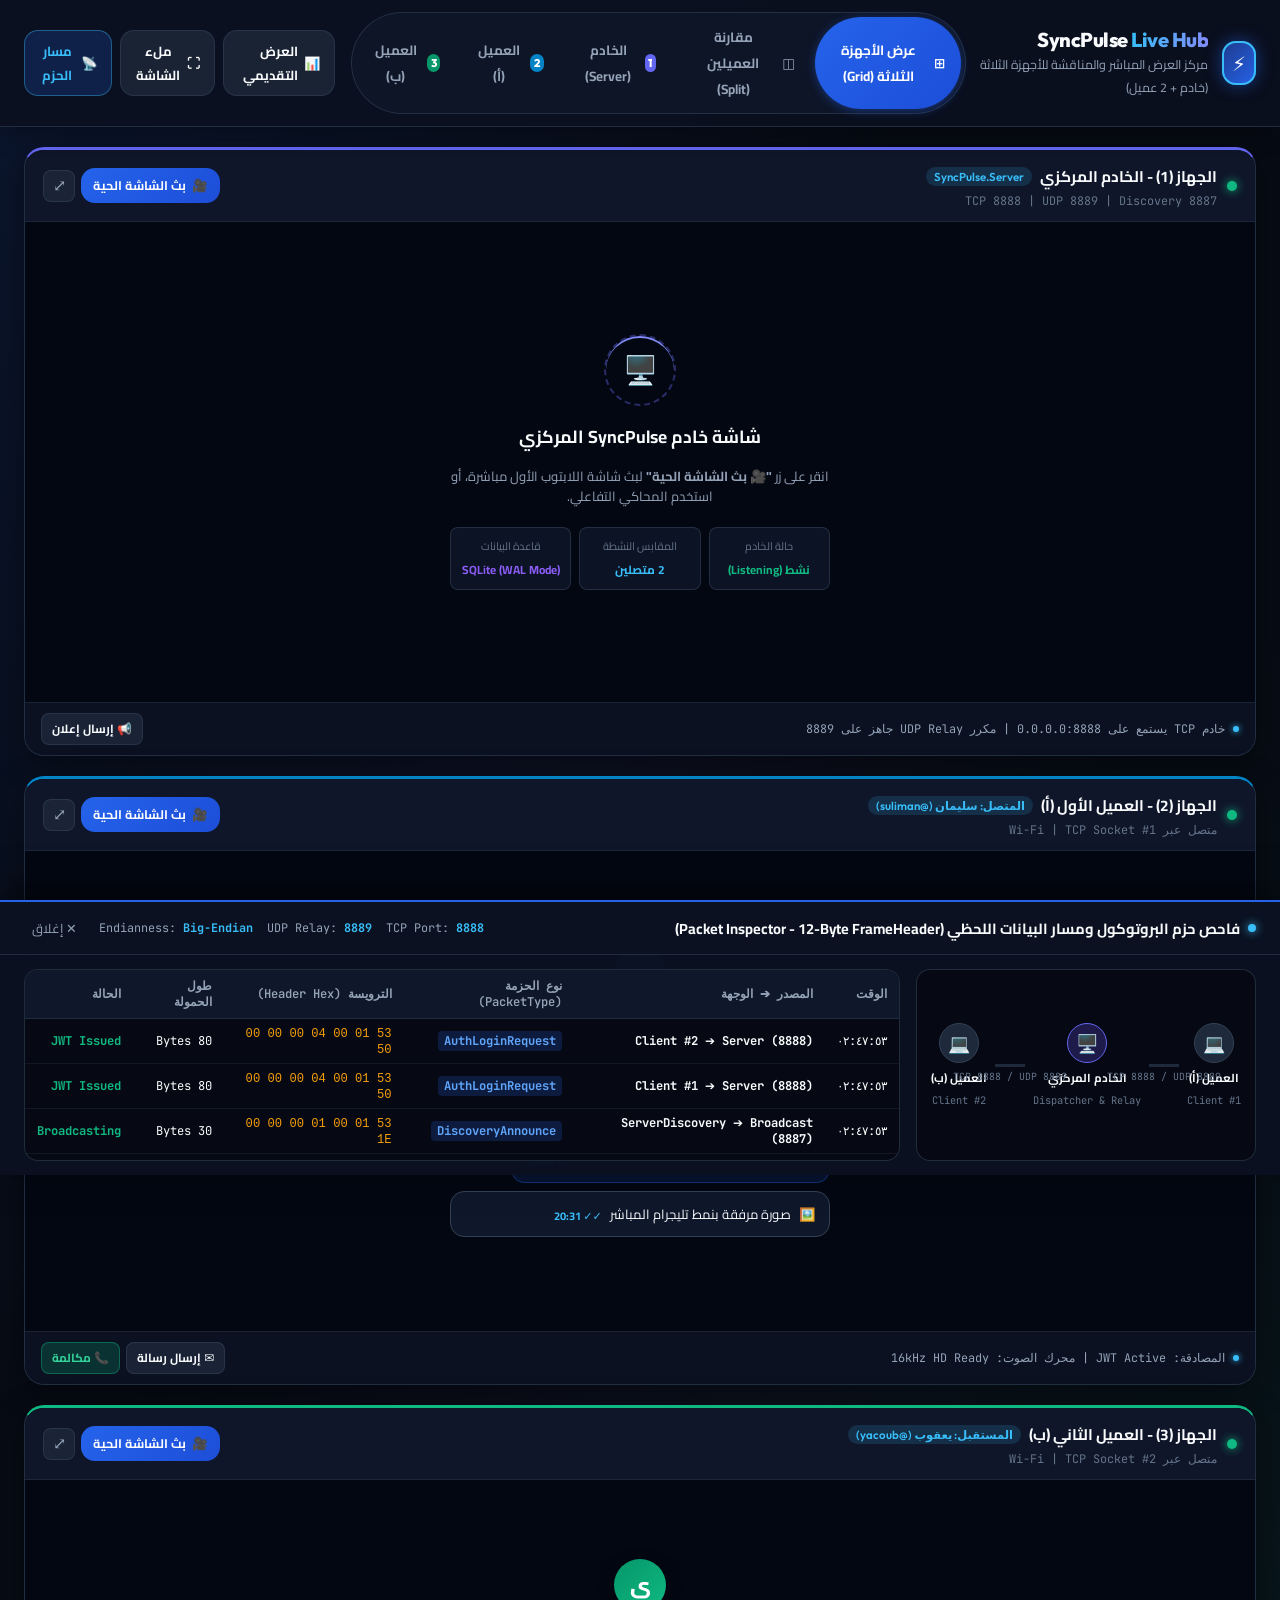
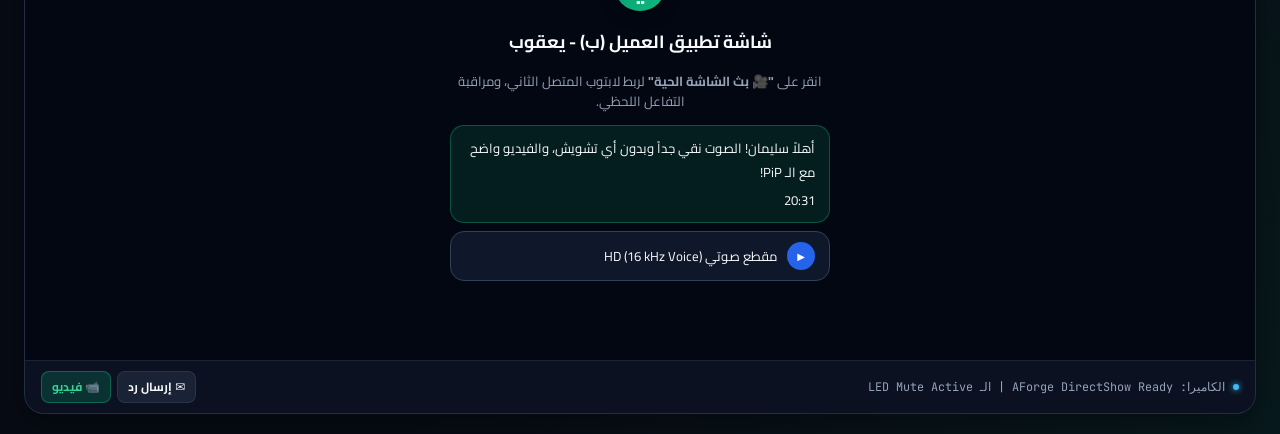
<file: SyncPulse.Web/index.html>
<!DOCTYPE html>
<html lang="ar" dir="rtl">
<head>
    <meta charset="UTF-8">
    <meta name="viewport" content="width=device-width, initial-scale=1.0">
    <title>SyncPulse Live Hub | مركز العرض والمناقشة المباشر للأجهزة الثلاثة</title>
    <!-- Google Fonts -->
    <link rel="preconnect" href="https://fonts.googleapis.com">
    <link rel="preconnect" href="https://fonts.gstatic.com" crossorigin>
    <link href="https://fonts.googleapis.com/css2?family=Cairo:wght@400;600;700;800;900&family=Outfit:wght@400;500;600;700;800&family=JetBrains+Mono:wght@400;600;700&display=swap" rel="stylesheet">
    <link rel="stylesheet" href="style.css">
</head>
<body>
    <!-- Top Navigation & Control Bar -->
    <header class="top-nav" id="top-nav">
        <div class="brand-container">
            <div class="brand-logo">
                <span class="pulse-ring"></span>
                <span class="logo-icon">⚡</span>
            </div>
            <div class="brand-text">
                <h1>SyncPulse <span>Live Hub</span></h1>
                <p>مركز العرض المباشر والمناقشة للأجهزة الثلاثة (خادم + 2 عميل)</p>
            </div>
        </div>

        <!-- Mode & Layout Selector -->
        <div class="nav-controls">
            <div class="view-switchers" role="tablist">
                <button class="view-btn active" id="btn-grid-view" onclick="switchView('grid')">
                    <span class="icon">⊞</span> عرض الأجهزة الثلاثة (Grid)
                </button>
                <button class="view-btn" id="btn-split-view" onclick="switchView('split')">
                    <span class="icon">◫</span> مقارنة العميلين (Split)
                </button>
                <button class="view-btn" id="btn-focus-server" onclick="switchView('server')">
                    <span class="badge server-badge">1</span> الخادم (Server)
                </button>
                <button class="view-btn" id="btn-focus-client1" onclick="switchView('client1')">
                    <span class="badge client1-badge">2</span> العميل (أ)
                </button>
                <button class="view-btn" id="btn-focus-client2" onclick="switchView('client2')">
                    <span class="badge client2-badge">3</span> العميل (ب)
                </button>
            </div>

            <!-- Quick Action Buttons -->
            <div class="action-buttons">
                <a href="../SyncPulse.Presentation/index.html" class="tool-btn" style="text-decoration:none;" title="فتح العرض التقديمي (Slides)">
                    <span class="icon">📊</span> العرض التقديمي
                </a>
                <button class="tool-btn" id="btn-fullscreen" onclick="toggleFullScreen()" title="ملء الشاشة للعرض أمام اللجنة">
                    <span class="icon">⛶</span> ملء الشاشة
                </button>
                <button class="tool-btn highlight" id="btn-toggle-inspector" onclick="toggleInspector()" title="فاحص بروتوكول وحزم الشبكة اللحظي">
                    <span class="icon">📡</span> مسار الحزم
                </button>
            </div>
        </div>
    </header>

    <!-- Main Screens Container -->
    <main class="screens-viewport" id="screens-viewport">
        
        <!-- Screen 1: Server Device -->
        <section class="device-card server-card" id="card-server">
            <div class="card-header">
                <div class="device-info">
                    <span class="device-indicator online"></span>
                    <div class="device-title">
                        <h2>الجهاز (1) - الخادم المركزي <span class="tag">SyncPulse.Server</span></h2>
                        <span class="device-ip" id="server-ip-label">TCP 8888 | UDP 8889 | Discovery 8887</span>
                    </div>
                </div>
                <div class="card-actions">
                    <button class="capture-btn" id="btn-capture-server" onclick="startScreenCapture('server')">
                        <span class="icon">🎥</span> بث الشاشة الحية
                    </button>
                    <button class="expand-btn" onclick="focusDevice('server')" title="تكبير شاشة الخادم">⤢</button>
                </div>
            </div>

            <!-- Screen Viewport & Display Area -->
            <div class="screen-box" id="screen-box-server">
                <video class="screen-video" id="video-server" autoplay playsinline muted></video>
                <div class="placeholder-overlay" id="placeholder-server">
                    <div class="placeholder-content">
                        <div class="server-radar">
                            <div class="radar-sweep"></div>
                            <span class="center-node">🖥️</span>
                        </div>
                        <h3>شاشة خادم SyncPulse المركزي</h3>
                        <p>انقر على زر <strong>"🎥 بث الشاشة الحية"</strong> لبث شاشة اللابتوب الأول مباشرة، أو استخدم المحاكي التفاعلي.</p>
                        <div class="server-stats-grid">
                            <div class="stat-pill">
                                <span class="lbl">حالة الخادم</span>
                                <span class="val green">نشط (Listening)</span>
                            </div>
                            <div class="stat-pill">
                                <span class="lbl">المقابس النشطة</span>
                                <span class="val blue" id="active-sockets-count">2 متصلين</span>
                            </div>
                            <div class="stat-pill">
                                <span class="lbl">قاعدة البيانات</span>
                                <span class="val purple">SQLite (WAL Mode)</span>
                            </div>
                        </div>
                    </div>
                </div>
            </div>

            <!-- Live Status & Activity Bar -->
            <div class="card-footer">
                <div class="status-stream">
                    <span class="badge-dot"></span>
                    <span class="stream-text" id="server-status-text">خادم TCP يستمع على 0.0.0.0:8888 | مكرر UDP Relay جاهز على 8889</span>
                </div>
                <button class="test-pulse-btn" onclick="triggerServerEvent('broadcast')">📢 إرسال إعلان</button>
            </div>
        </section>

        <!-- Screen 2: Client 1 (User A) -->
        <section class="device-card client-card client-a" id="card-client1">
            <div class="card-header">
                <div class="device-info">
                    <span class="device-indicator online"></span>
                    <div class="device-title">
                        <h2>الجهاز (2) - العميل الأول (أ) <span class="tag">المتصل: سليمان (@suliman)</span></h2>
                        <span class="device-ip">متصل عبر Wi-Fi | TCP Socket #1</span>
                    </div>
                </div>
                <div class="card-actions">
                    <button class="capture-btn" id="btn-capture-client1" onclick="startScreenCapture('client1')">
                        <span class="icon">🎥</span> بث الشاشة الحية
                    </button>
                    <button class="expand-btn" onclick="focusDevice('client1')" title="تكبير شاشة العميل (أ)">⤢</button>
                </div>
            </div>

            <!-- Screen Viewport & Display Area -->
            <div class="screen-box" id="screen-box-client1">
                <video class="screen-video" id="video-client1" autoplay playsinline muted></video>
                <div class="placeholder-overlay" id="placeholder-client1">
                    <div class="placeholder-content">
                        <div class="chat-mockup-avatar avatar-blue">س</div>
                        <h3>شاشة تطبيق العميل (أ) - سليمان</h3>
                        <p>انقر على <strong>"🎥 بث الشاشة الحية"</strong> لربط لابتوب المتصل الأول، أو جرب إرسال رسالة تفاعلية.</p>
                        <div class="chat-preview-card">
                            <div class="preview-bubble outgoing">
                                <span class="text">مرحباً يعقوب! كيف جودة مكالمة الـ HD صوت وصورة؟</span>
                                <span class="ticks blue">✓✓ 20:30</span>
                            </div>
                            <div class="preview-bubble media">
                                <span class="media-icon">🖼️</span>
                                <span class="text">صورة مرفقة بنمط تليجرام المباشر</span>
                                <span class="ticks blue">✓✓ 20:31</span>
                            </div>
                        </div>
                    </div>
                </div>
            </div>

            <!-- Live Status & Activity Bar -->
            <div class="card-footer">
                <div class="status-stream">
                    <span class="badge-dot"></span>
                    <span class="stream-text" id="client1-status-text">المصادقة: JWT Active | محرك الصوت: 16kHz HD Ready</span>
                </div>
                <div class="btn-group">
                    <button class="action-mini-btn" onclick="simulateSendMsg('client1')">✉️ إرسال رسالة</button>
                    <button class="action-mini-btn call" onclick="simulateCall('client1')">📞 مكالمة</button>
                </div>
            </div>
        </section>

        <!-- Screen 3: Client 2 (User B) -->
        <section class="device-card client-card client-b" id="card-client2">
            <div class="card-header">
                <div class="device-info">
                    <span class="device-indicator online"></span>
                    <div class="device-title">
                        <h2>الجهاز (3) - العميل الثاني (ب) <span class="tag">المستقبل: يعقوب (@yacoub)</span></h2>
                        <span class="device-ip">متصل عبر Wi-Fi | TCP Socket #2</span>
                    </div>
                </div>
                <div class="card-actions">
                    <button class="capture-btn" id="btn-capture-client2" onclick="startScreenCapture('client2')">
                        <span class="icon">🎥</span> بث الشاشة الحية
                    </button>
                    <button class="expand-btn" onclick="focusDevice('client2')" title="تكبير شاشة العميل (ب)">⤢</button>
                </div>
            </div>

            <!-- Screen Viewport & Display Area -->
            <div class="screen-box" id="screen-box-client2">
                <video class="screen-video" id="video-client2" autoplay playsinline muted></video>
                <div class="placeholder-overlay" id="placeholder-client2">
                    <div class="placeholder-content">
                        <div class="chat-mockup-avatar avatar-emerald">ي</div>
                        <h3>شاشة تطبيق العميل (ب) - يعقوب</h3>
                        <p>انقر على <strong>"🎥 بث الشاشة الحية"</strong> لربط لابتوب المتصل الثاني، ومراقبة التفاعل اللحظي.</p>
                        <div class="chat-preview-card">
                            <div class="preview-bubble incoming">
                                <span class="text">أهلاً سليمان! الصوت نقي جداً وبدون أي تشويش، والفيديو واضح مع الـ PiP!</span>
                                <span class="time">20:31</span>
                            </div>
                            <div class="preview-bubble audio-card">
                                <span class="play-icon">▶</span>
                                <span class="audio-title">مقطع صوتي HD (16 kHz Voice)</span>
                            </div>
                        </div>
                    </div>
                </div>
            </div>

            <!-- Live Status & Activity Bar -->
            <div class="card-footer">
                <div class="status-stream">
                    <span class="badge-dot"></span>
                    <span class="stream-text" id="client2-status-text">الكاميرا: AForge DirectShow Ready | الـ LED Mute Active</span>
                </div>
                <div class="btn-group">
                    <button class="action-mini-btn" onclick="simulateSendMsg('client2')">✉️ إرسال رد</button>
                    <button class="action-mini-btn call" onclick="simulateCall('client2')">📹 فيديو</button>
                </div>
            </div>
        </section>

    </main>

    <!-- Bottom Protocol & Packet Flow Inspector (Collapsible Drawer) -->
    <aside class="packet-inspector" id="packet-inspector">
        <div class="inspector-header">
            <div class="inspector-title">
                <span class="pulse-dot"></span>
                <h3>فاحص حزم البروتوكول ومسار البيانات اللحظي (Packet Inspector - 12-Byte FrameHeader)</h3>
            </div>
            <div class="inspector-stats">
                <span class="stat-tag">TCP Port: <strong>8888</strong></span>
                <span class="stat-tag">UDP Relay: <strong>8889</strong></span>
                <span class="stat-tag">Endianness: <strong>Big-Endian</strong></span>
                <button class="close-inspector-btn" onclick="toggleInspector()">✕ إغلاق</button>
            </div>
        </div>

        <div class="inspector-body">
            <!-- Animated Flow Diagram -->
            <div class="flow-diagram-container">
                <div class="flow-node" id="node-client1">
                    <div class="node-icon">💻</div>
                    <span class="node-name">العميل (أ)</span>
                    <span class="node-addr">Client #1</span>
                </div>
                <div class="flow-pipe" id="pipe-c1-server">
                    <div class="packet-particle" id="particle-c1-s"></div>
                    <span class="pipe-label">TCP 8888 / UDP 8889</span>
                </div>
                <div class="flow-node server-node" id="node-server">
                    <div class="node-icon">🖥️</div>
                    <span class="node-name">الخادم المركزي</span>
                    <span class="node-addr">Dispatcher & Relay</span>
                </div>
                <div class="flow-pipe" id="pipe-server-c2">
                    <div class="packet-particle" id="particle-s-c2"></div>
                    <span class="pipe-label">TCP 8888 / UDP 8889</span>
                </div>
                <div class="flow-node" id="node-client2">
                    <div class="node-icon">💻</div>
                    <span class="node-name">العميل (ب)</span>
                    <span class="node-addr">Client #2</span>
                </div>
            </div>

            <!-- Live Hex/Protocol Log Table -->
            <div class="protocol-log-table-box">
                <table class="protocol-table">
                    <thead>
                        <tr>
                            <th>الوقت</th>
                            <th>المصدر ➔ الوجهة</th>
                            <th>نوع الحزمة (PacketType)</th>
                            <th>الترويسة (Header Hex)</th>
                            <th>طول الحمولة</th>
                            <th>الحالة</th>
                        </tr>
                    </thead>
                    <tbody id="protocol-log-rows">
                        <!-- Dynamic Rows Injected by JS -->
                    </tbody>
                </table>
            </div>
        </div>
    </aside>

    <script src="app.js"></script>
</body>
</html>
</file>
<file: SyncPulse.Presentation/style.css>
/* ==========================================================================
   SyncPulse Minimalist Executive Light Deck - CSS Architecture
   Pure Luxury, 16:9 Fullscreen Keynote Theme, Ultra-Smooth Transitions
   ========================================================================== */

:root {
    /* 💎 Light Executive Palette */
    --bg-page: #F1F5F9;
    --bg-slide: #FFFFFF;
    --bg-card: #F8FAFC;
    --bg-card-hover: #FFFFFF;
    
    --primary: #1E3A8A;        /* Royal Deep Blue */
    --primary-light: #EFF6FF;  /* Soft Ice Blue */
    --accent-blue: #2563EB;    /* Sapphire Blue */
    --accent-cyan: #0284C7;    /* Tech Cyan */
    --accent-emerald: #059669; /* Success Green */
    --accent-rose: #E11D48;    /* Alert Rose */
    
    --text-title: #0F172A;
    --text-body: #334155;
    --text-muted: #64748B;
    
    --border-light: #E2E8F0;
    --border-subtle: #CBD5E1;
    --shadow-slide: 0 20px 50px -10px rgba(15, 23, 42, 0.08), 0 0 0 1px rgba(15, 23, 42, 0.04);
    --shadow-card: 0 2px 10px rgba(0, 0, 0, 0.03);
    --shadow-hover: 0 10px 25px -5px rgba(37, 99, 235, 0.12);

    --font-ar: 'Cairo', -apple-system, BlinkMacSystemFont, 'Segoe UI', sans-serif;
    --font-en: 'Outfit', sans-serif;
    --font-mono: 'JetBrains Mono', monospace;
}

* {
    margin: 0;
    padding: 0;
    box-sizing: border-box;
}

html, body {
    width: 100vw;
    height: 100vh;
    overflow: hidden;
    background-color: var(--bg-page);
    color: var(--text-body);
    font-family: var(--font-ar);
    direction: rtl;
    text-align: right;
    user-select: none;
    -webkit-font-smoothing: antialiased;
}

/* LTR Terms & Code */
.en-term, .code-inline, code, pre, .badge-en {
    direction: ltr;
    display: inline-block;
    font-family: var(--font-en);
    unicode-bidi: embed;
}

code, .code-inline {
    font-family: var(--font-mono);
    font-size: 0.84em;
    padding: 2px 8px;
    background: #E2E8F0;
    color: #1E3A8A;
    border-radius: 6px;
    font-weight: 700;
}

/* --------------------------------------------------------------------------
   App Master Container
   -------------------------------------------------------------------------- */
.deck-app {
    width: 100vw;
    height: 100vh;
    display: flex;
    flex-direction: column;
    justify-content: space-between;
    padding: 16px 28px 20px;
    position: relative;
}

/* Top Clean Header */
.deck-header {
    display: flex;
    justify-content: space-between;
    align-items: center;
    height: 48px;
    background: #FFFFFF;
    border: 1px solid var(--border-light);
    border-radius: 12px;
    padding: 0 20px;
    box-shadow: 0 2px 8px rgba(0, 0, 0, 0.03);
}

.deck-header-left {
    display: flex;
    align-items: center;
    gap: 12px;
}

.brand-badge {
    background: var(--primary);
    color: white;
    font-size: 0.8rem;
    font-weight: 800;
    padding: 4px 10px;
    border-radius: 6px;
    font-family: var(--font-en);
}

.header-project-title {
    font-size: 0.92rem;
    font-weight: 800;
    color: var(--text-title);
}

.deck-header-right {
    display: flex;
    align-items: center;
    gap: 10px;
}

.hdr-btn {
    background: var(--bg-card);
    border: 1px solid var(--border-light);
    color: var(--text-body);
    font-family: var(--font-ar);
    font-size: 0.8rem;
    font-weight: 700;
    padding: 5px 12px;
    border-radius: 8px;
    cursor: pointer;
    display: flex;
    align-items: center;
    gap: 6px;
    transition: all 0.2s ease;
    text-decoration: none;
}

.hdr-btn:hover {
    background: var(--primary-light);
    border-color: var(--accent-blue);
    color: var(--primary);
}

.hdr-btn.live-link {
    background: var(--primary);
    color: white;
    border: none;
}
.hdr-btn.live-link:hover {
    background: var(--accent-blue);
    color: white;
}

/* --------------------------------------------------------------------------
   16:9 Luxury Slide Viewport
   -------------------------------------------------------------------------- */
.slide-stage-viewport {
    flex: 1;
    display: flex;
    align-items: center;
    justify-content: center;
    margin: 12px 0;
    position: relative;
}

.keynote-slide {
    display: none;
    width: 100%;
    max-width: 1360px;
    height: 100%;
    max-height: 730px;
    background: var(--bg-slide);
    border: 1px solid var(--border-light);
    border-radius: 20px;
    box-shadow: var(--shadow-slide);
    padding: 32px 48px 24px;
    flex-direction: column;
    justify-content: space-between;
    position: relative;
}

.keynote-slide.active {
    display: flex;
    animation: slideFadeIn 0.35s cubic-bezier(0.16, 1, 0.3, 1) forwards;
}

@keyframes slideFadeIn {
    from {
        opacity: 0;
        transform: scale(0.99) translateY(8px);
    }
    to {
        opacity: 1;
        transform: scale(1) translateY(0);
    }
}

/* Slide Header Ribbon */
.slide-ribbon {
    border-bottom: 2px solid var(--primary-light);
    padding-bottom: 12px;
    margin-bottom: 18px;
    display: flex;
    justify-content: space-between;
    align-items: flex-end;
}

.slide-tag-pill {
    display: inline-block;
    background: var(--primary-light);
    color: var(--primary);
    font-size: 0.76rem;
    font-weight: 800;
    padding: 3px 12px;
    border-radius: 6px;
    margin-bottom: 4px;
    font-family: var(--font-en);
}

.slide-ribbon h2 {
    font-size: 1.65rem;
    font-weight: 900;
    color: var(--text-title);
    line-height: 1.25;
}

.slide-ribbon p {
    font-size: 0.9rem;
    color: var(--text-muted);
    font-weight: 600;
    margin-top: 2px;
}

/* --------------------------------------------------------------------------
   Card Grids & Components
   -------------------------------------------------------------------------- */
.slide-main-content {
    flex: 1;
    display: flex;
    flex-direction: column;
    justify-content: center;
}

.grid-2 {
    display: grid;
    grid-template-columns: 1fr 1fr;
    gap: 24px;
}

.grid-3 {
    display: grid;
    grid-template-columns: repeat(3, 1fr);
    gap: 18px;
}

.grid-4 {
    display: grid;
    grid-template-columns: repeat(4, 1fr);
    gap: 16px;
}

/* Luxury Slide Card */
.slide-card {
    background: var(--bg-card);
    border: 1px solid var(--border-light);
    border-top: 4px solid var(--primary);
    border-radius: 14px;
    padding: 20px 24px;
    display: flex;
    flex-direction: column;
    box-shadow: var(--shadow-card);
    transition: transform 0.2s ease, box-shadow 0.2s ease;
}

.slide-card:hover {
    background: var(--bg-card-hover);
    transform: translateY(-3px);
    box-shadow: var(--shadow-hover);
}

.slide-card.blue { border-top-color: var(--accent-blue); }
.slide-card.cyan { border-top-color: var(--accent-cyan); }
.slide-card.emerald { border-top-color: var(--accent-emerald); }

.slide-card.problem {
    background: #FFF1F2;
    border-color: #FECDD3;
    border-top-color: var(--accent-rose);
}
.slide-card.problem h3 { color: var(--accent-rose); }

.slide-card.solution {
    background: #ECFDF5;
    border-color: #A7F3D0;
    border-top-color: var(--accent-emerald);
}
.slide-card.solution h3 { color: var(--accent-emerald); }

.slide-card h3 {
    font-size: 1.1rem;
    font-weight: 800;
    color: var(--text-title);
    margin-bottom: 12px;
    display: flex;
    align-items: center;
    gap: 8px;
}

.concise-list {
    list-style: none;
    display: flex;
    flex-direction: column;
    gap: 10px;
}

.concise-list li {
    font-size: 0.92rem;
    color: var(--text-body);
    line-height: 1.55;
    position: relative;
    padding-right: 20px;
}

.concise-list li::before {
    content: "■";
    color: var(--accent-blue);
    font-size: 0.65rem;
    position: absolute;
    right: 0;
    top: 4px;
}

.slide-card.problem .concise-list li::before { content: "✕"; color: var(--accent-rose); font-size: 0.8rem; }
.slide-card.solution .concise-list li::before { content: "✓"; color: var(--accent-emerald); font-size: 0.85rem; }

.concise-list strong {
    color: var(--text-title);
    font-weight: 800;
}

/* --------------------------------------------------------------------------
   Hero Slide 1
   -------------------------------------------------------------------------- */
.hero-stage {
    text-align: center;
    display: flex;
    flex-direction: column;
    align-items: center;
    justify-content: center;
    height: 100%;
}

.hero-pill-badge {
    background: var(--primary-light);
    color: var(--primary);
    font-size: 0.85rem;
    font-weight: 800;
    padding: 6px 20px;
    border-radius: 9999px;
    margin-bottom: 14px;
}

.hero-stage h1 {
    font-size: 2.35rem;
    font-weight: 900;
    color: var(--text-title);
    line-height: 1.25;
    margin-bottom: 12px;
}

.hero-stage h1 span {
    color: var(--accent-blue);
    font-family: var(--font-en);
}

.hero-lead-text {
    font-size: 1.05rem;
    color: var(--text-body);
    max-width: 900px;
    line-height: 1.65;
    margin-bottom: 24px;
}

.hero-specs-row {
    display: grid;
    grid-template-columns: repeat(4, 1fr);
    gap: 14px;
    width: 100%;
    max-width: 1080px;
    margin-bottom: 22px;
}

.spec-box {
    background: var(--bg-card);
    border: 1px solid var(--border-light);
    border-top: 3px solid var(--primary);
    padding: 14px 16px;
    border-radius: 10px;
    text-align: right;
}

.spec-box strong {
    display: block;
    font-size: 0.9rem;
    color: var(--text-title);
    font-weight: 800;
    margin-bottom: 2px;
}

.spec-box small {
    font-size: 0.76rem;
    color: var(--accent-cyan);
    font-family: var(--font-mono);
    font-weight: 700;
}

.hero-speakers-pill-strip {
    background: var(--bg-card);
    border: 1px solid var(--border-light);
    border-radius: 9999px;
    padding: 8px 24px;
    display: flex;
    align-items: center;
    gap: 14px;
    font-size: 0.84rem;
}

.hero-speakers-pill-strip strong {
    color: var(--primary);
}

.speaker-pill {
    background: #FFFFFF;
    border: 1px solid var(--border-light);
    padding: 3px 12px;
    border-radius: 9999px;
    font-size: 0.78rem;
    font-weight: 700;
    color: var(--text-title);
}

/* --------------------------------------------------------------------------
   Table & Code Elements
   -------------------------------------------------------------------------- */
.frame-table {
    display: grid;
    grid-template-columns: 1fr 1fr 1.6fr 2.2fr 2.2fr;
    gap: 8px;
    margin-bottom: 12px;
}

.frame-cell {
    background: #FFFFFF;
    border: 1px solid var(--border-light);
    border-top: 3px solid var(--primary);
    padding: 10px 6px;
    text-align: center;
    border-radius: 8px;
}

.frame-cell .name {
    font-size: 0.74rem;
    font-weight: 800;
    font-family: var(--font-en);
    color: var(--text-title);
    display: block;
}

.frame-cell .val {
    font-size: 0.78rem;
    font-family: var(--font-mono);
    color: var(--accent-blue);
    font-weight: 700;
    margin-top: 2px;
    display: block;
}

.keynote-code-box {
    background: #0F172A;
    border-radius: 10px;
    overflow: hidden;
    margin-top: 8px;
}

.keynote-code-box-header {
    background: #1E293B;
    padding: 6px 14px;
    font-size: 0.72rem;
    font-family: var(--font-mono);
    color: #94A3B8;
    border-bottom: 1px solid #334155;
    direction: ltr;
    text-align: left;
}

.keynote-code-box pre {
    padding: 12px 16px;
    font-family: var(--font-mono);
    font-size: 0.78rem;
    line-height: 1.5;
    color: #F8FAFC;
    direction: ltr;
    text-align: left;
    overflow-x: auto;
}

/* --------------------------------------------------------------------------
   Slide Footer & Floating Master Navigation Bar
   -------------------------------------------------------------------------- */
.slide-meta-footer {
    border-top: 1px solid var(--border-light);
    padding-top: 10px;
    margin-top: 14px;
    display: flex;
    justify-content: space-between;
    align-items: center;
    font-size: 0.76rem;
    color: var(--text-muted);
}

.slide-meta-footer .f-speaker {
    color: var(--primary);
    font-weight: 800;
}

/* Bottom Presentation Controls Bar */
.bottom-control-dock {
    height: 52px;
    background: #FFFFFF;
    border: 1px solid var(--border-light);
    border-radius: 12px;
    padding: 0 20px;
    display: flex;
    justify-content: space-between;
    align-items: center;
    box-shadow: 0 4px 14px rgba(0, 0, 0, 0.04);
}

.dock-left-group {
    display: flex;
    align-items: center;
    gap: 10px;
}

.dock-btn {
    background: #FFFFFF;
    border: 1px solid var(--border-light);
    color: var(--text-body);
    font-family: var(--font-ar);
    font-size: 0.84rem;
    font-weight: 800;
    padding: 6px 16px;
    border-radius: 8px;
    cursor: pointer;
    display: flex;
    align-items: center;
    gap: 6px;
    transition: all 0.2s ease;
}

.dock-btn:hover {
    background: var(--bg-card);
    border-color: var(--primary);
    color: var(--primary);
}

.dock-btn.primary {
    background: var(--primary);
    border-color: var(--primary);
    color: white;
}
.dock-btn.primary:hover {
    background: var(--accent-blue);
}

.slide-num-counter {
    font-family: var(--font-en);
    font-size: 0.92rem;
    font-weight: 800;
    color: var(--text-title);
    padding: 0 10px;
}

.slide-num-counter .cur {
    color: var(--accent-blue);
    font-size: 1.15rem;
}

.speaker-cue-indicator {
    font-size: 0.84rem;
    color: var(--text-muted);
}
.speaker-cue-indicator strong {
    color: var(--primary);
}

/* Notes Drawer */
.notes-flyout-drawer {
    position: fixed;
    bottom: 84px;
    left: 28px;
    width: 460px;
    max-height: 380px;
    background: #FFFFFF;
    border: 1px solid var(--border-light);
    border-radius: 14px;
    box-shadow: 0 20px 50px rgba(0, 0, 0, 0.15);
    display: flex;
    flex-direction: column;
    z-index: 100;
    transform: translateY(130%);
    transition: transform 0.3s cubic-bezier(0.16, 1, 0.3, 1);
}

.notes-flyout-drawer.active {
    transform: translateY(0);
}

.notes-header {
    background: var(--bg-card);
    padding: 10px 16px;
    display: flex;
    justify-content: space-between;
    align-items: center;
    border-bottom: 1px solid var(--border-light);
    border-radius: 14px 14px 0 0;
}

.notes-content {
    padding: 18px;
    overflow-y: auto;
    font-size: 0.86rem;
    color: var(--text-body);
    line-height: 1.65;
    text-align: right;
}
</file>
<file: SyncPulse.RolesPresentation/style.css>
/* ==========================================================================
   SyncPulse Roles Keynote Deck - Animated Diagrams & Visual Components
   Full Vector & Keyframe Animation Library (CSS)
   ========================================================================== */

:root {
  --bg-main: #F8FAFC;
  --bg-card: #FFFFFF;
  --bg-surface: #F1F5F9;
  --text-primary: #0F172A;
  --text-secondary: #334155;
  --text-muted: #64748B;
  --border-light: #E2E8F0;
  --border-card: #CBD5E1;

  /* Speaker 1: Royal Indigo (Sockets & Framing) */
  --s1-primary: #3730A3;
  --s1-accent: #4F46E5;
  --s1-light: #EEF2FF;
  --s1-border: #C7D2FE;

  /* Speaker 2: Deep Amber (Security & Auth) */
  --s2-primary: #92400E;
  --s2-accent: #D97706;
  --s2-light: #FFFBEB;
  --s2-border: #FDE68A;

  /* Speaker 3: Emerald Forest (Server & Sync) */
  --s3-primary: #065F46;
  --s3-accent: #059669;
  --s3-light: #ECFDF5;
  --s3-border: #A7F3D0;

  /* Speaker 4: Royal Violet (UDP Media & Memory) */
  --s4-primary: #5B21B6;
  --s4-accent: #7C3AED;
  --s4-light: #F5F3FF;
  --s4-border: #DDD6FE;

  --shadow-sm: 0 1px 3px rgba(15, 23, 42, 0.06);
  --shadow-md: 0 6px 16px -2px rgba(15, 23, 42, 0.08), 0 2px 6px -1px rgba(15, 23, 42, 0.05);
  --shadow-lg: 0 16px 32px -4px rgba(15, 23, 42, 0.1);

  --radius-sm: 8px;
  --radius-md: 14px;
  --radius-lg: 20px;
  --radius-full: 9999px;

  --font-arabic: 'Cairo', system-ui, -apple-system, sans-serif;
  --font-mono: 'JetBrains Mono', 'Consolas', monospace;
}

* {
  margin: 0;
  padding: 0;
  box-sizing: border-box;
}

body {
  font-family: var(--font-arabic);
  background-color: var(--bg-main);
  color: var(--text-primary);
  direction: rtl;
  overflow: hidden;
  height: 100vh;
  width: 100vw;
  user-select: none;
}

/* ==========================================================================
   Presentation Shell (16:9 Aspect Ratio Container)
   ========================================================================== */
.deck-container {
  width: 100vw;
  height: 100vh;
  display: flex;
  justify-content: center;
  align-items: center;
  position: relative;
  background: radial-gradient(circle at 15% 15%, #F1F5F9 0%, #F8FAFC 100%);
}

.slide-stage {
  width: 100vw;
  height: 100vh;
  position: relative;
  overflow: hidden;
}

.slide {
  position: absolute;
  top: 0;
  left: 0;
  width: 100%;
  height: 100%;
  padding: 30px 56px 90px 56px;
  display: flex;
  flex-direction: column;
  justify-content: space-between;
  opacity: 0;
  pointer-events: none;
  transform: translateY(14px) scale(0.99);
  transition: opacity 0.3s cubic-bezier(0.16, 1, 0.3, 1), transform 0.3s cubic-bezier(0.16, 1, 0.3, 1);
}

.slide.active {
  opacity: 1;
  pointer-events: all;
  transform: translateY(0) scale(1);
  z-index: 10;
}

/* ==========================================================================
   Slide Header Elements
   ========================================================================== */
.slide-header {
  display: flex;
  justify-content: space-between;
  align-items: flex-start;
  margin-bottom: 16px;
}

.header-meta {
  display: flex;
  align-items: center;
  gap: 12px;
}

.speaker-pill {
  display: inline-flex;
  align-items: center;
  gap: 8px;
  padding: 6px 16px;
  border-radius: var(--radius-full);
  font-size: 14px;
  font-weight: 800;
  border: 1.5px solid transparent;
}

.speaker-pill.s1 { background: var(--s1-light); color: var(--s1-primary); border-color: var(--s1-border); }
.speaker-pill.s2 { background: var(--s2-light); color: var(--s2-primary); border-color: var(--s2-border); }
.speaker-pill.s3 { background: var(--s3-light); color: var(--s3-primary); border-color: var(--s3-border); }
.speaker-pill.s4 { background: var(--s4-light); color: var(--s4-primary); border-color: var(--s4-border); }
.speaker-pill.all { background: #EEF2FF; color: #3730A3; border-color: #C7D2FE; }

.timer-tag {
  display: inline-flex;
  align-items: center;
  gap: 6px;
  background: var(--bg-card);
  border: 1px solid var(--border-light);
  padding: 6px 14px;
  border-radius: var(--radius-full);
  font-size: 13px;
  font-weight: 700;
  color: var(--text-secondary);
}

.slide-title-group h1 {
  font-size: 30px;
  font-weight: 900;
  color: var(--text-primary);
  line-height: 1.2;
  margin-bottom: 4px;
}

.slide-title-group p {
  font-size: 14px;
  color: var(--text-muted);
  font-weight: 600;
}

/* ==========================================================================
   Bento Cards & Layouts
   ========================================================================== */
.bento-grid {
  display: grid;
  gap: 16px;
  flex: 1;
}

.grid-4-cols {
  grid-template-columns: repeat(4, 1fr);
}

.grid-2-cols {
  grid-template-columns: repeat(2, 1fr);
}

.grid-1-2-cols {
  grid-template-columns: 1fr 1.8fr;
}

.grid-1-1-cols {
  grid-template-columns: 1.1fr 1fr;
}

.bento-card {
  background: var(--bg-card);
  border: 1.5px solid var(--border-light);
  border-radius: var(--radius-lg);
  padding: 20px;
  display: flex;
  flex-direction: column;
  box-shadow: var(--shadow-sm);
  position: relative;
  transition: transform 0.2s ease, border-color 0.2s ease, box-shadow 0.2s ease;
}

.bento-card:hover {
  border-color: var(--border-card);
  box-shadow: var(--shadow-md);
  transform: translateY(-2px);
}

/* Card Accent Variations */
.bento-card.accent-s1 { border-top: 5px solid var(--s1-accent); }
.bento-card.accent-s2 { border-top: 5px solid var(--s2-accent); }
.bento-card.accent-s3 { border-top: 5px solid var(--s3-accent); }
.bento-card.accent-s4 { border-top: 5px solid var(--s4-accent); }

.card-header-line {
  display: flex;
  align-items: center;
  justify-content: space-between;
  margin-bottom: 10px;
}

.card-icon-box {
  width: 40px;
  height: 40px;
  border-radius: var(--radius-md);
  display: flex;
  align-items: center;
  justify-content: center;
  font-size: 20px;
}

.card-icon-box.s1 { background: var(--s1-light); color: var(--s1-primary); }
.card-icon-box.s2 { background: var(--s2-light); color: var(--s2-primary); }
.card-icon-box.s3 { background: var(--s3-light); color: var(--s3-primary); }
.card-icon-box.s4 { background: var(--s4-light); color: var(--s4-primary); }

.card-title {
  font-size: 18px;
  font-weight: 900;
  color: var(--text-primary);
  margin-bottom: 4px;
}

.card-subtitle {
  font-size: 12.5px;
  color: var(--text-muted);
  line-height: 1.4;
  margin-bottom: 14px;
  font-weight: 600;
}

/* Item List Inside Cards */
.pillar-list {
  list-style: none;
  display: flex;
  flex-direction: column;
  gap: 8px;
  flex: 1;
}

.pillar-item {
  display: flex;
  align-items: flex-start;
  gap: 10px;
  font-size: 13px;
  line-height: 1.5;
  color: var(--text-secondary);
  background: var(--bg-surface);
  padding: 8px 12px;
  border-radius: var(--radius-sm);
  border: 1px solid var(--border-light);
}

.pillar-item strong {
  color: var(--text-primary);
  font-weight: 800;
}

.code-badge {
  font-family: var(--font-mono);
  font-size: 11.5px;
  background: #FFFFFF;
  border: 1px solid #CBD5E1;
  padding: 2px 7px;
  border-radius: 4px;
  color: #0F172A;
  direction: ltr;
  display: inline-block;
  unicode-bidi: isolate;
  font-weight: 700;
}

/* ==========================================================================
   ANIMATED & INTERACTIVE DIAGRAMS (KEYNOTE VISUALS)
   ========================================================================== */

/* 1. Header Frame Diagram */
.frame-packet-diagram {
  display: flex;
  gap: 6px;
  width: 100%;
  margin: 10px 0;
  direction: ltr;
}

.frame-byte-chunk {
  flex: 1;
  background: #FFFFFF;
  border: 1.5px solid #CBD5E1;
  border-radius: 8px;
  padding: 8px 6px;
  text-align: center;
  transition: all 0.2s ease;
  position: relative;
  overflow: hidden;
}

.frame-byte-chunk.active-byte {
  border-color: var(--s1-accent);
  background: var(--s1-light);
  box-shadow: 0 0 12px rgba(79, 70, 229, 0.2);
}

.chunk-label {
  font-family: var(--font-mono);
  font-size: 11px;
  font-weight: 800;
  color: #1E293B;
}

.chunk-size {
  font-size: 10px;
  font-weight: 700;
  color: var(--s1-primary);
  margin-top: 2px;
}

/* 2. Pulse Animation for Radio Waves */
@keyframes pulseRadio {
  0% { transform: scale(0.95); opacity: 0.8; }
  50% { transform: scale(1.08); opacity: 0.3; }
  100% { transform: scale(0.95); opacity: 0.8; }
}

.beacon-pulse {
  animation: pulseRadio 2s infinite ease-in-out;
}

/* 3. Stream Flow Animation (TCP Fragmentation) */
@keyframes flowStream {
  0% { transform: translateX(0); }
  50% { transform: translateX(-12px); }
  100% { transform: translateX(0); }
}

.stream-flow-box {
  animation: flowStream 3s infinite ease-in-out;
}

/* 4. Crypto Pipeline Graphic */
.crypto-pipeline {
  display: flex;
  align-items: center;
  justify-content: space-between;
  background: #FFFBEB;
  border: 1.5px dashed var(--s2-border);
  border-radius: 12px;
  padding: 12px 14px;
  margin: 10px 0;
}

.crypto-step {
  display: flex;
  flex-direction: column;
  align-items: center;
  text-align: center;
}

.crypto-step-title {
  font-size: 11px;
  font-weight: 800;
  color: var(--s2-primary);
}

.crypto-step-val {
  font-family: var(--font-mono);
  font-size: 12px;
  font-weight: 900;
  color: #0F172A;
  margin-top: 2px;
}

.crypto-arrow {
  font-size: 16px;
  color: var(--s2-accent);
  font-weight: 900;
}

/* 5. JWT Token Structure Graphic */
.jwt-diagram {
  display: flex;
  border-radius: 8px;
  overflow: hidden;
  border: 1.5px solid #CBD5E1;
  font-family: var(--font-mono);
  font-size: 11px;
  margin: 10px 0;
  direction: ltr;
}

.jwt-part {
  padding: 8px 12px;
  font-weight: 800;
  text-align: center;
  flex: 1;
}

.jwt-header { background: #FEE2E2; color: #DC2626; border-right: 1.5px solid #FCA5A5; }
.jwt-payload { background: #EDE9FE; color: #7C3AED; border-right: 1.5px solid #C4B5FD; }
.jwt-signature { background: #E0F2FE; color: #0284C7; }

/* 6. Ring Buffer Diagram (Audio Zero-Alloc) */
.ring-buffer-container {
  display: grid;
  grid-template-columns: repeat(8, 1fr);
  gap: 4px;
  margin: 10px 0;
  direction: ltr;
}

.ring-slot {
  background: #FFFFFF;
  border: 1.5px solid #DDD6FE;
  border-radius: 6px;
  padding: 6px 2px;
  text-align: center;
  font-family: var(--font-mono);
  font-size: 10px;
  font-weight: 700;
  color: #4C1D95;
  transition: all 0.2s;
}

.ring-slot.slot-active {
  background: #7C3AED;
  color: #FFFFFF;
  border-color: #5B21B6;
  box-shadow: 0 0 10px rgba(124, 58, 237, 0.4);
}

/* 7. Triple Check Status Icons */
.check-status-row {
  display: flex;
  align-items: center;
  justify-content: space-around;
  background: #F0FDF4;
  border: 1.5px solid #BBF7D0;
  border-radius: 10px;
  padding: 10px;
  margin: 10px 0;
}

.check-status-item {
  display: flex;
  flex-direction: column;
  align-items: center;
  text-align: center;
}

.check-icon {
  font-size: 18px;
  font-weight: 900;
}

.check-icon.sent { color: #64748B; }
.check-icon.delivered { color: #0284C7; }
.check-icon.read { color: #2563EB; text-shadow: 0 0 8px rgba(37, 99, 235, 0.4); }

.check-label {
  font-size: 11px;
  font-weight: 700;
  color: #334155;
  margin-top: 2px;
}

/* 8. Live Network Topology Diagram (Slide 7) */
.topology-box {
  display: flex;
  align-items: center;
  justify-content: space-between;
  position: relative;
  background: #F8FAFC;
  border: 1.5px solid #E2E8F0;
  border-radius: 16px;
  padding: 18px 24px;
  margin: 12px 0;
}

.topo-node {
  background: #FFFFFF;
  border: 2px solid #CBD5E1;
  border-radius: 14px;
  padding: 12px 18px;
  text-align: center;
  box-shadow: var(--shadow-sm);
  z-index: 2;
  transition: transform 0.2s ease;
}

.topo-node:hover {
  transform: scale(1.04);
}

.topo-node.server-node { border-color: var(--s1-accent); background: var(--s1-light); }
.topo-node.client-node-a { border-color: var(--s2-accent); background: var(--s2-light); }
.topo-node.client-node-b { border-color: var(--s3-accent); background: var(--s3-light); }

.topo-title {
  font-size: 14px;
  font-weight: 900;
  color: #0F172A;
}

.topo-badge {
  font-family: var(--font-mono);
  font-size: 10px;
  font-weight: 700;
  margin-top: 4px;
  display: block;
}

.topo-link {
  flex: 1;
  height: 2px;
  background: repeating-linear-gradient(90deg, #94A3B8, #94A3B8 6px, transparent 6px, transparent 12px);
  position: relative;
  margin: 0 10px;
}

.topo-link::after {
  content: 'TCP:8888 / UDP:8889';
  position: absolute;
  top: -18px;
  left: 50%;
  transform: translateX(-50%);
  font-family: var(--font-mono);
  font-size: 9px;
  font-weight: 800;
  color: #64748B;
  background: #FFFFFF;
  padding: 1px 6px;
  border-radius: 4px;
  border: 1px solid #E2E8F0;
}

/* ==========================================================================
   Floating Navigation Dock
   ========================================================================== */
.floating-dock {
  position: fixed;
  bottom: 18px;
  left: 50%;
  transform: translateX(-50%);
  background: rgba(255, 255, 255, 0.96);
  backdrop-filter: blur(20px);
  border: 1.5px solid var(--border-card);
  border-radius: var(--radius-full);
  padding: 6px 16px;
  display: flex;
  align-items: center;
  gap: 10px;
  box-shadow: var(--shadow-lg);
  z-index: 100;
}

.dock-btn {
  background: transparent;
  border: none;
  width: 36px;
  height: 36px;
  border-radius: var(--radius-full);
  display: flex;
  align-items: center;
  justify-content: center;
  cursor: pointer;
  color: var(--text-secondary);
  font-size: 15px;
  transition: background 0.15s ease, color 0.15s ease;
}

.dock-btn:hover {
  background: var(--bg-surface);
  color: var(--text-primary);
}

.dock-divider {
  width: 1px;
  height: 20px;
  background: var(--border-light);
}

.dock-speaker-jump {
  display: flex;
  gap: 6px;
}

.jump-btn {
  padding: 4px 12px;
  border-radius: var(--radius-full);
  font-size: 12px;
  font-weight: 800;
  border: 1px solid var(--border-light);
  background: #FFFFFF;
  color: var(--text-secondary);
  cursor: pointer;
  font-family: var(--font-arabic);
  transition: all 0.15s ease;
}

.jump-btn:hover {
  border-color: var(--text-primary);
}

.jump-btn.active-s1 { background: var(--s1-accent); color: #FFFFFF; border-color: var(--s1-accent); }
.jump-btn.active-s2 { background: var(--s2-accent); color: #FFFFFF; border-color: var(--s2-accent); }
.jump-btn.active-s3 { background: var(--s3-accent); color: #FFFFFF; border-color: var(--s3-accent); }
.jump-btn.active-s4 { background: var(--s4-accent); color: #FFFFFF; border-color: var(--s4-accent); }
.jump-btn.active-all { background: #0F172A; color: #FFFFFF; border-color: #0F172A; }

.slide-counter {
  font-size: 13px;
  font-weight: 900;
  color: var(--text-secondary);
  min-width: 50px;
  text-align: center;
  font-family: var(--font-mono);
}

/* ==========================================================================
   Speaker Notes Drawer (Press N)
   ========================================================================== */
.notes-drawer {
  position: fixed;
  bottom: -340px;
  left: 0;
  width: 100%;
  height: 300px;
  background: #0F172A;
  color: #F8FAFC;
  border-top: 3px solid var(--s1-accent);
  padding: 22px 56px;
  box-shadow: 0 -12px 40px rgba(0, 0, 0, 0.4);
  transition: bottom 0.3s cubic-bezier(0.16, 1, 0.3, 1);
  z-index: 200;
  display: flex;
  flex-direction: column;
}

.notes-drawer.open {
  bottom: 0;
}

.notes-header {
  display: flex;
  justify-content: space-between;
  align-items: center;
  margin-bottom: 12px;
}

.notes-title {
  font-size: 15px;
  font-weight: 800;
  color: #38BDF8;
  display: flex;
  align-items: center;
  gap: 8px;
}

.notes-content {
  font-size: 14px;
  line-height: 1.7;
  color: #CBD5E1;
  overflow-y: auto;
  flex: 1;
}

.notes-content strong {
  color: #FFFFFF;
}

.help-pill {
  font-size: 11px;
  color: var(--text-muted);
  font-weight: 700;
}
</file>
<file: SyncPulse.Web/style.css>
/* ==========================================================================
   SyncPulse Multi-Device Live Presentation Hub - Style System
   Theme: Deep Space Obsidian, Royal Blue & Emerald (SaaS Dark Mode)
   Fonts: Cairo & Outfit & JetBrains Mono
   ========================================================================== */

:root {
    --bg-main: #070B14;
    --bg-card: rgba(15, 23, 42, 0.85);
    --bg-header: rgba(11, 17, 32, 0.92);
    --border-card: rgba(51, 65, 85, 0.6);
    --border-glow: rgba(56, 189, 248, 0.4);
    
    --primary-blue: #2563EB;
    --primary-glow: #38BDF8;
    --emerald-green: #10B981;
    --amber-warning: #F59E0B;
    --rose-danger: #EF4444;
    --purple-accent: #8B5CF6;
    
    --text-main: #F8FAFC;
    --text-muted: #94A3B8;
    --text-dim: #64748B;
    
    --font-ar: 'Cairo', system-ui, -apple-system, sans-serif;
    --font-en: 'Outfit', system-ui, sans-serif;
    --font-mono: 'JetBrains Mono', monospace;
    
    --radius-sm: 8px;
    --radius-md: 14px;
    --radius-lg: 20px;
    --radius-full: 9999px;
    
    --transition-fast: 0.2s cubic-bezier(0.4, 0, 0.2, 1);
    --transition-smooth: 0.35s cubic-bezier(0.16, 1, 0.3, 1);
}

/* Base Resets */
* {
    margin: 0;
    padding: 0;
    box-sizing: border-box;
}

body {
    background-color: var(--bg-main);
    background-image: 
        radial-gradient(at 0% 0%, rgba(37, 99, 235, 0.12) 0px, transparent 50%),
        radial-gradient(at 100% 100%, rgba(16, 185, 129, 0.08) 0px, transparent 50%),
        radial-gradient(at 50% 50%, rgba(139, 92, 246, 0.06) 0px, transparent 60%);
    color: var(--text-main);
    font-family: var(--font-ar);
    min-height: 100vh;
    display: flex;
    flex-direction: column;
    overflow-x: hidden;
}

/* --------------------------------------------------------------------------
   1. Top Navigation Bar
   -------------------------------------------------------------------------- */
.top-nav {
    background: var(--bg-header);
    backdrop-filter: blur(16px);
    -webkit-backdrop-filter: blur(16px);
    border-bottom: 1px solid var(--border-card);
    padding: 12px 24px;
    display: flex;
    justify-content: space-between;
    align-items: center;
    position: sticky;
    top: 0;
    z-index: 100;
    box-shadow: 0 4px 24px rgba(0, 0, 0, 0.3);
}

.brand-container {
    display: flex;
    align-items: center;
    gap: 14px;
}

.brand-logo {
    position: relative;
    width: 44px;
    height: 44px;
    background: linear-gradient(135deg, #1E3A8A, #2563EB);
    border-radius: var(--radius-md);
    display: flex;
    align-items: center;
    justify-content: center;
    box-shadow: 0 0 16px rgba(37, 99, 235, 0.5);
}

.brand-logo .logo-icon {
    font-size: 20px;
}

.pulse-ring {
    position: absolute;
    width: 100%;
    height: 100%;
    border-radius: var(--radius-md);
    border: 2px solid var(--primary-glow);
    animation: ring-pulse 2.2s infinite ease-out;
}

@keyframes ring-pulse {
    0% { transform: scale(1); opacity: 0.8; }
    100% { transform: scale(1.4); opacity: 0; }
}

.brand-text h1 {
    font-family: var(--font-en);
    font-size: 1.25rem;
    font-weight: 800;
    color: var(--text-main);
    letter-spacing: -0.5px;
}

.brand-text h1 span {
    background: linear-gradient(90deg, #38BDF8, #818CF8);
    -webkit-background-clip: text;
    -webkit-text-fill-color: transparent;
}

.brand-text p {
    font-size: 0.78rem;
    color: var(--text-muted);
    margin-top: 1px;
}

/* Nav Controls */
.nav-controls {
    display: flex;
    align-items: center;
    gap: 16px;
}

.view-switchers {
    background: rgba(15, 23, 42, 0.9);
    border: 1px solid var(--border-card);
    border-radius: var(--radius-full);
    padding: 4px;
    display: flex;
    gap: 4px;
}

.view-btn {
    background: transparent;
    border: none;
    color: var(--text-muted);
    font-family: var(--font-ar);
    font-size: 0.84rem;
    font-weight: 700;
    padding: 7px 16px;
    border-radius: var(--radius-full);
    cursor: pointer;
    display: flex;
    align-items: center;
    gap: 8px;
    transition: var(--transition-fast);
}

.view-btn:hover {
    color: var(--text-main);
    background: rgba(255, 255, 255, 0.05);
}

.view-btn.active {
    background: linear-gradient(135deg, #2563EB, #1D4ED8);
    color: white;
    box-shadow: 0 2px 10px rgba(37, 99, 235, 0.4);
}

.view-btn .badge {
    width: 18px;
    height: 18px;
    border-radius: var(--radius-full);
    font-size: 0.7rem;
    display: flex;
    align-items: center;
    justify-content: center;
    font-weight: 800;
    font-family: var(--font-en);
}

.server-badge { background: #6366F1; color: white; }
.client1-badge { background: #0284C7; color: white; }
.client2-badge { background: #059669; color: white; }

.action-buttons {
    display: flex;
    gap: 8px;
}

.tool-btn {
    background: rgba(30, 41, 59, 0.8);
    border: 1px solid var(--border-card);
    color: var(--text-main);
    font-family: var(--font-ar);
    font-size: 0.82rem;
    font-weight: 700;
    padding: 8px 14px;
    border-radius: var(--radius-md);
    cursor: pointer;
    display: flex;
    align-items: center;
    gap: 6px;
    transition: var(--transition-fast);
}

.tool-btn:hover {
    background: rgba(51, 65, 85, 0.9);
    border-color: var(--primary-glow);
}

.tool-btn.highlight {
    background: rgba(37, 99, 235, 0.2);
    border-color: rgba(56, 189, 248, 0.4);
    color: #38BDF8;
}

/* --------------------------------------------------------------------------
   2. Main Screens Viewport & Grid Layouts
   -------------------------------------------------------------------------- */
.screens-viewport {
    flex: 1;
    padding: 20px 24px;
    display: grid;
    gap: 20px;
    transition: var(--transition-smooth);
}

/* Layout 1: Grid View (Default: 3 Screens Side-by-Side) */
.screens-viewport.mode-grid {
    grid-template-columns: repeat(3, 1fr);
}

/* Layout 2: Split View (Comparing Client 1 and Client 2 side-by-side, Server minimized/top) */
.screens-viewport.mode-split {
    grid-template-columns: 1fr 1fr;
}
.screens-viewport.mode-split #card-server {
    display: none;
}

/* Layout 3: Focused Single Device View (Server, Client 1 or Client 2) */
.screens-viewport.mode-focus-server {
    grid-template-columns: 1fr;
}
.screens-viewport.mode-focus-server #card-client1,
.screens-viewport.mode-focus-server #card-client2 {
    display: none;
}

.screens-viewport.mode-focus-client1 {
    grid-template-columns: 1fr;
}
.screens-viewport.mode-focus-client1 #card-server,
.screens-viewport.mode-focus-client1 #card-client2 {
    display: none;
}

.screens-viewport.mode-focus-client2 {
    grid-template-columns: 1fr;
}
.screens-viewport.mode-focus-client2 #card-server,
.screens-viewport.mode-focus-client2 #card-client1 {
    display: none;
}

/* --------------------------------------------------------------------------
   3. Device Screen Cards
   -------------------------------------------------------------------------- */
.device-card {
    background: var(--bg-card);
    backdrop-filter: blur(12px);
    -webkit-backdrop-filter: blur(12px);
    border: 1px solid var(--border-card);
    border-radius: var(--radius-lg);
    display: flex;
    flex-direction: column;
    overflow: hidden;
    box-shadow: 0 8px 32px rgba(0, 0, 0, 0.4);
    transition: var(--transition-smooth);
}

.device-card:hover {
    border-color: var(--border-glow);
    box-shadow: 0 12px 40px rgba(37, 99, 235, 0.15);
}

/* Specific Card Accent Borders */
.server-card { border-top: 3px solid #6366F1; }
.client-a { border-top: 3px solid #0284C7; }
.client-b { border-top: 3px solid #10B981; }

.card-header {
    background: rgba(15, 23, 42, 0.95);
    padding: 12px 18px;
    display: flex;
    justify-content: space-between;
    align-items: center;
    border-bottom: 1px solid rgba(51, 65, 85, 0.4);
}

.device-info {
    display: flex;
    align-items: center;
    gap: 10px;
}

.device-indicator {
    width: 10px;
    height: 10px;
    border-radius: var(--radius-full);
}

.device-indicator.online {
    background: var(--emerald-green);
    box-shadow: 0 0 10px var(--emerald-green);
}

.device-title h2 {
    font-size: 0.96rem;
    font-weight: 700;
    display: flex;
    align-items: center;
    gap: 8px;
}

.device-title .tag {
    font-size: 0.72rem;
    padding: 2px 8px;
    border-radius: var(--radius-full);
    background: rgba(56, 189, 248, 0.15);
    color: #38BDF8;
    font-weight: 600;
    font-family: var(--font-en);
}

.device-ip {
    font-size: 0.74rem;
    color: var(--text-dim);
    font-family: var(--font-mono);
    display: block;
    margin-top: 2px;
}

.card-actions {
    display: flex;
    align-items: center;
    gap: 6px;
}

.capture-btn {
    background: linear-gradient(135deg, #2563EB, #1D4ED8);
    border: none;
    color: white;
    font-family: var(--font-ar);
    font-size: 0.78rem;
    font-weight: 700;
    padding: 6px 12px;
    border-radius: var(--radius-md);
    cursor: pointer;
    display: flex;
    align-items: center;
    gap: 6px;
    transition: var(--transition-fast);
}

.capture-btn:hover {
    box-shadow: 0 0 14px rgba(37, 99, 235, 0.6);
    transform: translateY(-1px);
}

.capture-btn.active {
    background: linear-gradient(135deg, #059669, #10B981);
}

.expand-btn {
    background: rgba(30, 41, 59, 0.8);
    border: 1px solid var(--border-card);
    color: var(--text-muted);
    font-size: 1rem;
    width: 32px;
    height: 32px;
    border-radius: var(--radius-sm);
    display: flex;
    align-items: center;
    justify-content: center;
    cursor: pointer;
    transition: var(--transition-fast);
}

.expand-btn:hover {
    color: var(--text-main);
    background: rgba(51, 65, 85, 0.8);
}

/* --------------------------------------------------------------------------
   4. Screen Display Box (Video Stream & Mockup Overlay)
   -------------------------------------------------------------------------- */
.screen-box {
    flex: 1;
    min-height: 480px;
    background: #030712;
    position: relative;
    display: flex;
    align-items: center;
    justify-content: center;
    overflow: hidden;
}

.screen-video {
    width: 100%;
    height: 100%;
    object-fit: contain;
    display: none;
    position: absolute;
    top: 0;
    left: 0;
    z-index: 2;
}

.screen-video.active {
    display: block;
}

.placeholder-overlay {
    width: 100%;
    height: 100%;
    padding: 24px;
    display: flex;
    align-items: center;
    justify-content: center;
    text-align: center;
    position: relative;
    z-index: 1;
}

.placeholder-content {
    max-width: 380px;
    display: flex;
    flex-direction: column;
    align-items: center;
    gap: 14px;
}

.placeholder-content h3 {
    font-size: 1.1rem;
    font-weight: 700;
    color: var(--text-main);
}

.placeholder-content p {
    font-size: 0.82rem;
    color: var(--text-muted);
    line-height: 1.5;
}

/* Radar Animation for Server */
.server-radar {
    width: 72px;
    height: 72px;
    border-radius: var(--radius-full);
    border: 2px dashed rgba(99, 102, 241, 0.4);
    position: relative;
    display: flex;
    align-items: center;
    justify-content: center;
}

.radar-sweep {
    position: absolute;
    width: 100%;
    height: 100%;
    border-radius: var(--radius-full);
    border-top: 2px solid #818CF8;
    animation: spin 3s linear infinite;
}

@keyframes spin {
    to { transform: rotate(360deg); }
}

.center-node {
    font-size: 28px;
}

.server-stats-grid {
    display: grid;
    grid-template-columns: repeat(3, 1fr);
    gap: 8px;
    width: 100%;
    margin-top: 6px;
}

.stat-pill {
    background: rgba(15, 23, 42, 0.8);
    border: 1px solid var(--border-card);
    padding: 8px;
    border-radius: var(--radius-sm);
    display: flex;
    flex-direction: column;
    gap: 3px;
}

.stat-pill .lbl {
    font-size: 0.68rem;
    color: var(--text-dim);
}

.stat-pill .val {
    font-size: 0.74rem;
    font-weight: 700;
}

.stat-pill .val.green { color: var(--emerald-green); }
.stat-pill .val.blue { color: var(--primary-glow); }
.stat-pill .val.purple { color: var(--purple-accent); }

/* Client Chat Mockups */
.chat-mockup-avatar {
    width: 52px;
    height: 52px;
    border-radius: var(--radius-full);
    color: white;
    font-size: 22px;
    font-weight: 800;
    display: flex;
    align-items: center;
    justify-content: center;
    box-shadow: 0 4px 16px rgba(0, 0, 0, 0.3);
}

.avatar-blue { background: linear-gradient(135deg, #2563EB, #0284C7); }
.avatar-emerald { background: linear-gradient(135deg, #059669, #10B981); }

.chat-preview-card {
    display: flex;
    flex-direction: column;
    gap: 8px;
    width: 100%;
    text-align: right;
}

.preview-bubble {
    background: #1E293B;
    border: 1px solid #334155;
    border-radius: var(--radius-md);
    padding: 10px 14px;
    font-size: 0.82rem;
    display: flex;
    flex-direction: column;
    gap: 4px;
}

.preview-bubble.outgoing {
    background: rgba(37, 99, 235, 0.15);
    border-color: rgba(37, 99, 235, 0.4);
    align-self: flex-start;
}

.preview-bubble.incoming {
    background: rgba(16, 185, 129, 0.12);
    border-color: rgba(16, 185, 129, 0.35);
    align-self: flex-end;
}

.preview-bubble .ticks {
    font-size: 0.7rem;
    color: var(--text-dim);
    align-self: flex-end;
}

.preview-bubble .ticks.blue { color: #38BDF8; font-weight: 700; }

.preview-bubble.media {
    flex-direction: row;
    align-items: center;
    gap: 8px;
    background: #0F172A;
}

.preview-bubble.audio-card {
    flex-direction: row;
    align-items: center;
    gap: 10px;
    background: #0F172A;
}

.play-icon {
    width: 28px;
    height: 28px;
    border-radius: var(--radius-full);
    background: var(--primary-blue);
    color: white;
    font-size: 10px;
    display: flex;
    align-items: center;
    justify-content: center;
}

/* --------------------------------------------------------------------------
   5. Card Footer & Control Bar
   -------------------------------------------------------------------------- */
.card-footer {
    background: rgba(11, 17, 32, 0.95);
    padding: 10px 16px;
    border-top: 1px solid rgba(51, 65, 85, 0.4);
    display: flex;
    justify-content: space-between;
    align-items: center;
}

.status-stream {
    display: flex;
    align-items: center;
    gap: 8px;
}

.badge-dot {
    width: 6px;
    height: 6px;
    border-radius: var(--radius-full);
    background: var(--primary-glow);
    box-shadow: 0 0 6px var(--primary-glow);
}

.stream-text {
    font-size: 0.74rem;
    color: var(--text-muted);
    font-family: var(--font-mono);
}

.btn-group {
    display: flex;
    gap: 6px;
}

.action-mini-btn, .test-pulse-btn {
    background: rgba(30, 41, 59, 0.8);
    border: 1px solid var(--border-card);
    color: var(--text-main);
    font-family: var(--font-ar);
    font-size: 0.74rem;
    font-weight: 700;
    padding: 4px 10px;
    border-radius: var(--radius-sm);
    cursor: pointer;
    transition: var(--transition-fast);
}

.action-mini-btn:hover, .test-pulse-btn:hover {
    background: rgba(51, 65, 85, 0.9);
    border-color: var(--primary-glow);
}

.action-mini-btn.call {
    background: rgba(16, 185, 129, 0.2);
    border-color: rgba(16, 185, 129, 0.4);
    color: #34D399;
}

/* --------------------------------------------------------------------------
   6. Bottom Protocol Inspector & Packet Flow
   -------------------------------------------------------------------------- */
.packet-inspector {
    background: rgba(11, 17, 32, 0.98);
    border-top: 2px solid var(--primary-blue);
    position: fixed;
    bottom: 0;
    left: 0;
    width: 100%;
    max-height: 280px;
    z-index: 90;
    display: flex;
    flex-direction: column;
    box-shadow: 0 -8px 32px rgba(0, 0, 0, 0.5);
    transform: translateY(100%);
    transition: transform var(--transition-smooth);
}

.packet-inspector.active {
    transform: translateY(0);
}

.inspector-header {
    background: #0B1120;
    padding: 10px 24px;
    display: flex;
    justify-content: space-between;
    align-items: center;
    border-bottom: 1px solid var(--border-card);
}

.inspector-title {
    display: flex;
    align-items: center;
    gap: 8px;
}

.pulse-dot {
    width: 8px;
    height: 8px;
    border-radius: var(--radius-full);
    background: #38BDF8;
    box-shadow: 0 0 10px #38BDF8;
    animation: blink 1.2s infinite;
}

@keyframes blink {
    50% { opacity: 0.3; }
}

.inspector-title h3 {
    font-size: 0.92rem;
    font-weight: 700;
}

.inspector-stats {
    display: flex;
    align-items: center;
    gap: 14px;
}

.stat-tag {
    font-size: 0.74rem;
    color: var(--text-muted);
    font-family: var(--font-mono);
}

.stat-tag strong {
    color: var(--primary-glow);
}

.close-inspector-btn {
    background: transparent;
    border: none;
    color: var(--text-muted);
    font-family: var(--font-ar);
    font-size: 0.8rem;
    cursor: pointer;
    padding: 4px 8px;
    border-radius: var(--radius-sm);
}

.close-inspector-btn:hover {
    color: white;
    background: rgba(255, 255, 255, 0.1);
}

.inspector-body {
    display: grid;
    grid-template-columns: 340px 1fr;
    gap: 16px;
    padding: 14px 24px;
    overflow: hidden;
    height: 220px;
}

/* Flow Diagram */
.flow-diagram-container {
    background: #060913;
    border: 1px solid var(--border-card);
    border-radius: var(--radius-md);
    padding: 14px;
    display: flex;
    align-items: center;
    justify-content: space-between;
}

.flow-node {
    display: flex;
    flex-direction: column;
    align-items: center;
    gap: 4px;
}

.flow-node .node-icon {
    width: 40px;
    height: 40px;
    border-radius: var(--radius-full);
    background: #1E293B;
    border: 1px solid #334155;
    display: flex;
    align-items: center;
    justify-content: center;
    font-size: 18px;
}

.flow-node.server-node .node-icon {
    background: #1E1B4B;
    border-color: #6366F1;
}

.flow-node .node-name {
    font-size: 0.72rem;
    font-weight: 700;
}

.flow-node .node-addr {
    font-size: 0.65rem;
    color: var(--text-dim);
    font-family: var(--font-mono);
}

.flow-pipe {
    flex: 1;
    height: 3px;
    background: #1E293B;
    position: relative;
    margin: 0 8px;
    display: flex;
    align-items: center;
    justify-content: center;
}

.packet-particle {
    width: 8px;
    height: 8px;
    border-radius: var(--radius-full);
    background: var(--primary-glow);
    box-shadow: 0 0 8px var(--primary-glow);
    position: absolute;
    display: none;
}

.packet-particle.animating {
    display: block;
    animation: flow-move 1.2s infinite linear;
}

@keyframes flow-move {
    0% { left: 0%; }
    100% { left: 100%; }
}

.pipe-label {
    position: absolute;
    top: 6px;
    font-size: 0.62rem;
    color: var(--text-dim);
    font-family: var(--font-mono);
    white-space: nowrap;
}

/* Protocol Log Table */
.protocol-log-table-box {
    background: #060913;
    border: 1px solid var(--border-card);
    border-radius: var(--radius-md);
    overflow-y: auto;
}

.protocol-table {
    width: 100%;
    border-collapse: collapse;
    font-size: 0.76rem;
    text-align: right;
    font-family: var(--font-mono);
}

.protocol-table th {
    background: #0F172A;
    color: var(--text-muted);
    padding: 8px 12px;
    border-bottom: 1px solid var(--border-card);
    position: sticky;
    top: 0;
    font-weight: 600;
}

.protocol-table td {
    padding: 6px 12px;
    border-bottom: 1px solid rgba(51, 65, 85, 0.25);
    color: var(--text-main);
}

.protocol-table tr:hover {
    background: rgba(37, 99, 235, 0.08);
}

.tag-packet {
    background: rgba(37, 99, 235, 0.2);
    color: #60A5FA;
    padding: 2px 6px;
    border-radius: 4px;
    font-weight: 700;
}

.tag-hex {
    color: #F59E0B;
}

.tag-ok {
    color: #10B981;
    font-weight: 700;
}

/* --------------------------------------------------------------------------
   7. Responsive Design
   -------------------------------------------------------------------------- */
@media (max-width: 1200px) {
    .screens-viewport.mode-grid {
        grid-template-columns: 1fr;
    }
    .screens-viewport.mode-split {
        grid-template-columns: 1fr;
    }
}
</file>
